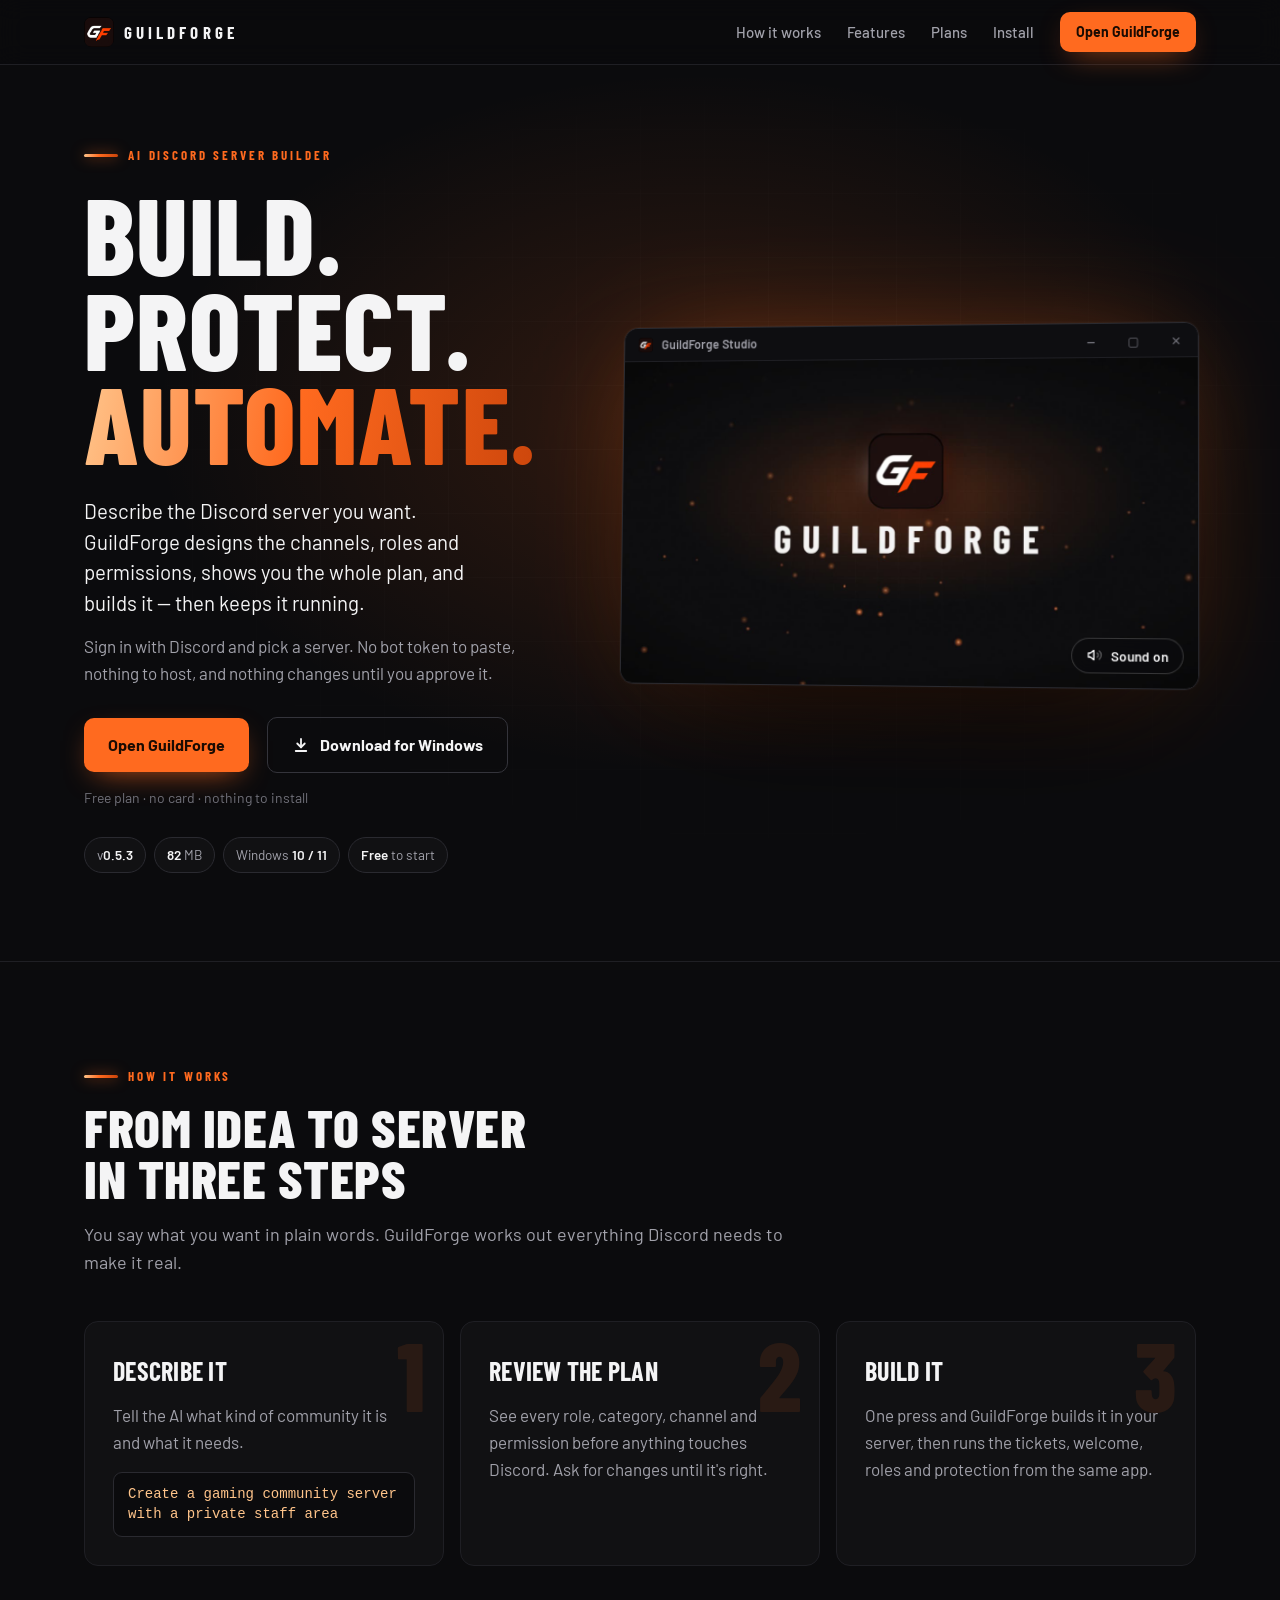
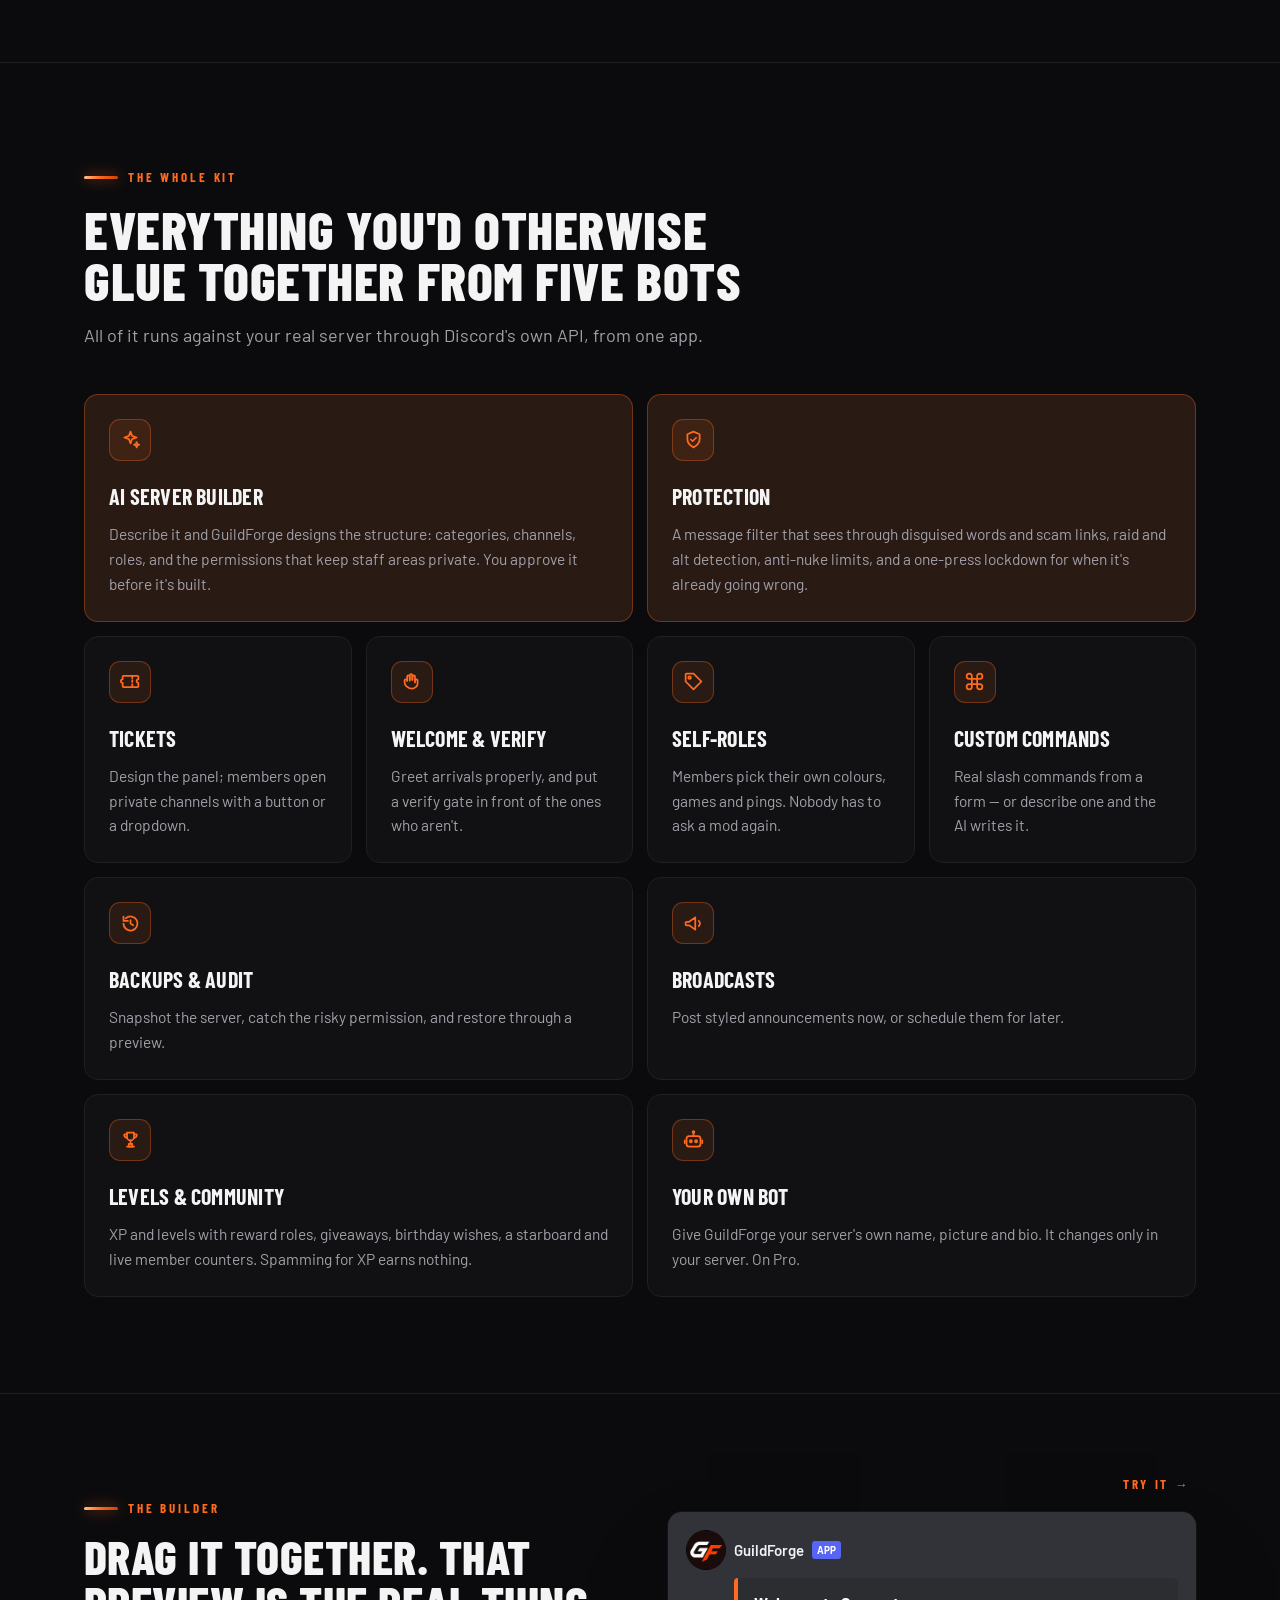
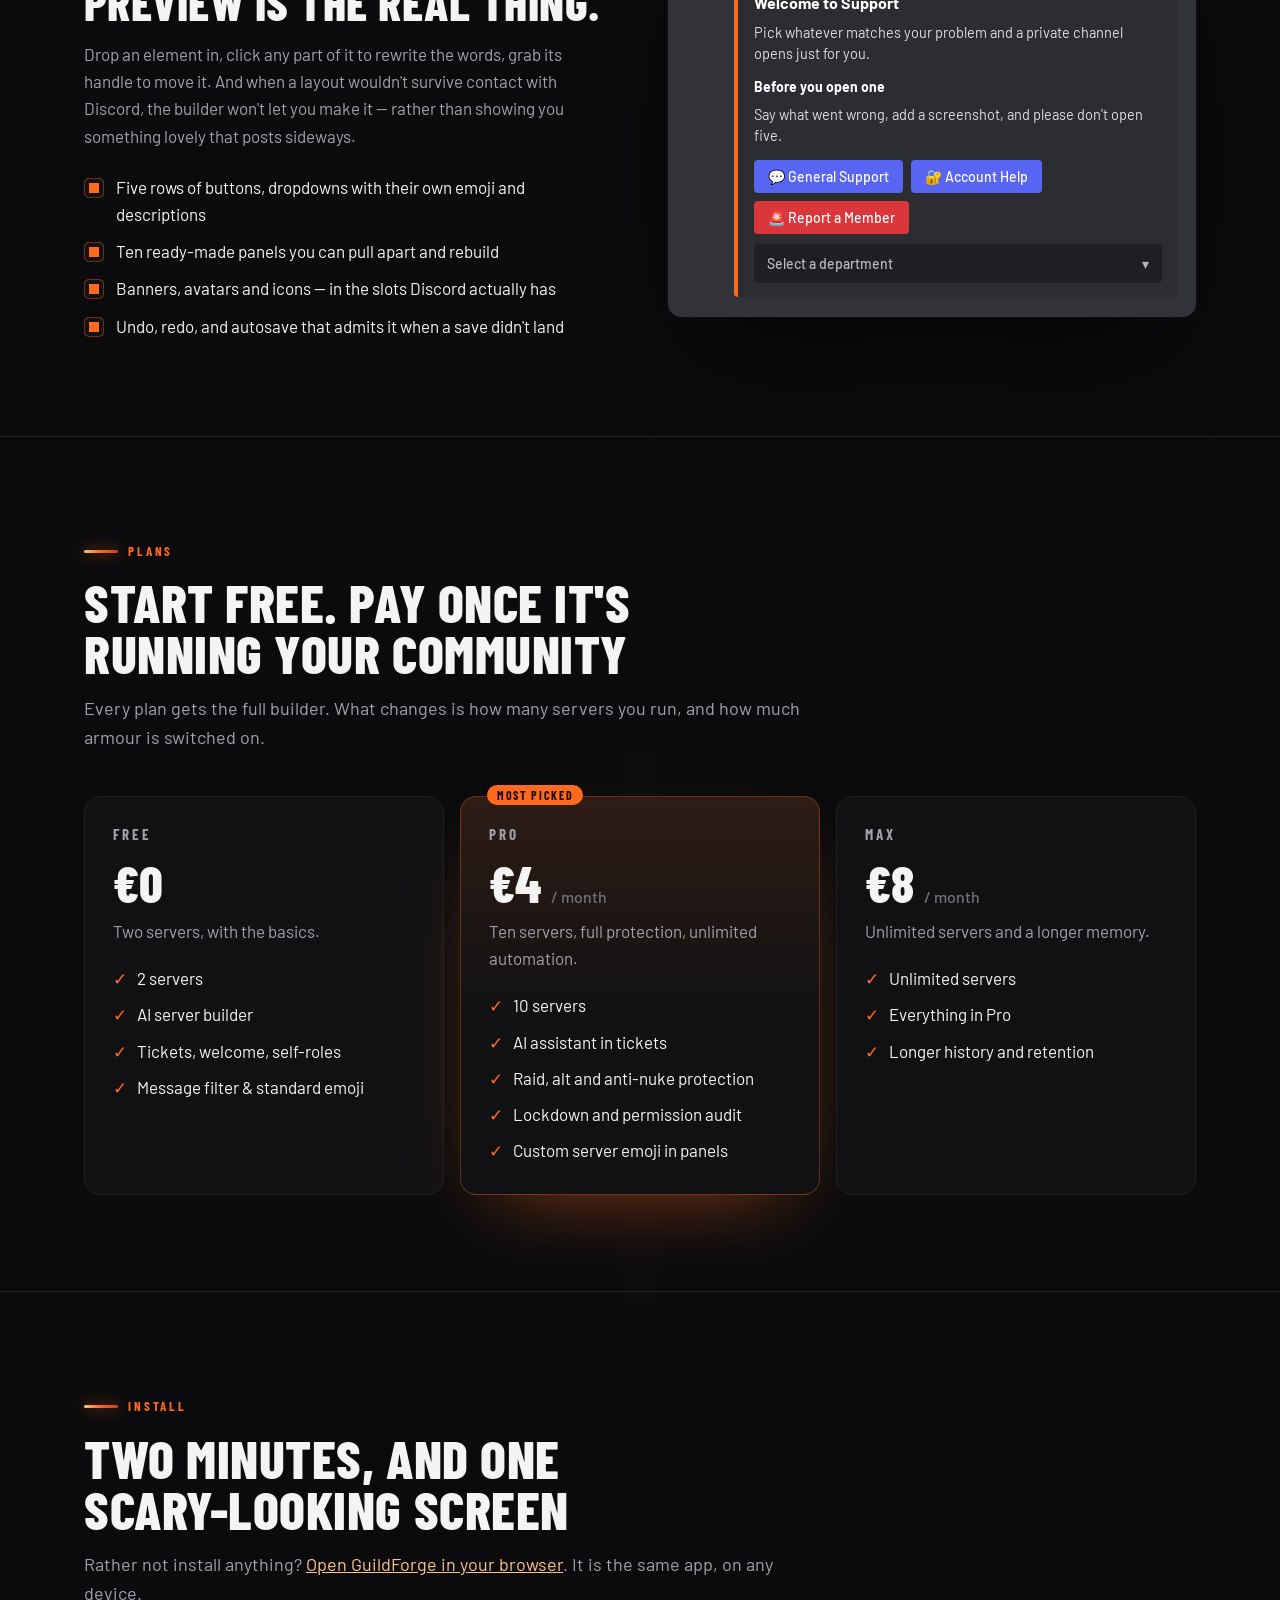
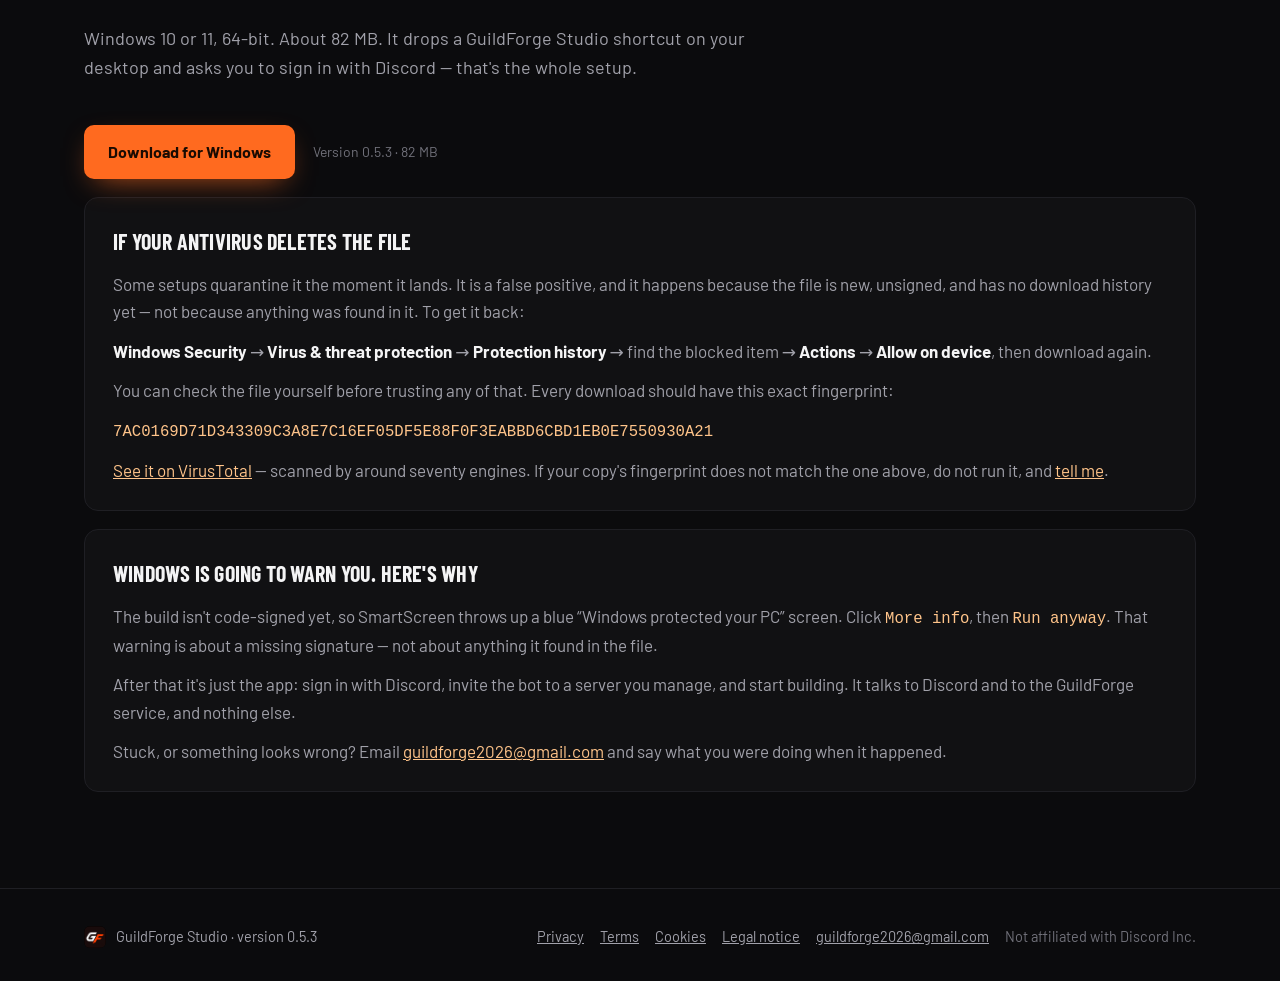
<file: index.html>
<!doctype html>
<html lang="en">
<head>
<meta charset="utf-8">
<meta name="viewport" content="width=device-width, initial-scale=1">
<meta name="description" content="GuildForge Studio — describe the Discord server you want and the AI builds it: channels, roles and permissions, then tickets, welcome, protection and automation. In your browser or on Windows. Free plan, no bot token.">
<meta name="theme-color" content="#0b0b0d">
<link rel="icon" type="image/png" href="logo-192.png">
<link rel="apple-touch-icon" href="logo.png">
<meta property="og:title" content="GuildForge — Build. Protect. Automate.">
<meta property="og:description" content="Describe your Discord server. GuildForge builds it, protects it and automates it. Free, in your browser.">
<meta property="og:image" content="https://guildforgestudio.github.io/promo-poster.jpg">
<meta property="og:url" content="https://guildforgestudio.github.io/">
<meta property="og:type" content="website">
<meta name="twitter:card" content="summary_large_image">
<title>GuildForge Studio</title>

<!-- Fonts from this site, not Google's: no visitor's address goes anywhere before they have asked for anything. -->
<link rel="stylesheet" href="fonts.css">

<style>
  /* ---------------------------------------------------------------
     Ember — the same system as the app and the film: deep neutral
     dark, one colour for whatever matters right now, headings in a
     condensed face in capitals. One deliberate look, no light theme:
     the product is dark, and the page should look like it.
     --------------------------------------------------------------- */
  :root {
    color-scheme: dark;
    --bg: #0b0b0d;
    --s1: #111113;
    --s2: #17171a;
    --s3: #1e1e22;
    --s4: #26262b;
    --line: #1f1f24;
    --line-2: #2a2a30;
    --line-3: #34343b;
    --text: #f4f4f5;
    --text-2: #a1a1aa;
    --text-3: #71717a;
    --ember: #ff6a1f;
    --ember-hot: #ffc48a;
    --ember-deep: #c9430a;
    --ember-soft: rgba(255, 106, 31, 0.1);
    --ember-line: rgba(255, 106, 31, 0.34);
    --ok: #86d17c;
    --bad: #f25a5a;
    --flame: linear-gradient(100deg, var(--ember-hot), var(--ember) 45%, var(--ember-deep));

    --display: "Barlow Condensed", "Arial Narrow", "Segoe UI", sans-serif;
    --body: "Barlow", "Segoe UI", system-ui, sans-serif;
    --mono: ui-monospace, "Cascadia Mono", Consolas, monospace;
    --out: cubic-bezier(0.16, 1, 0.3, 1);
    --max: 1160px;
  }

  * { box-sizing: border-box; }
  html { background: var(--bg); scroll-behavior: smooth; }
  body { margin: 0; background: var(--bg); color: var(--text); font: 17px/1.6 var(--body); overflow-x: hidden; }
  a { color: var(--ember-hot); }
  img, video { max-width: 100%; display: block; }
  h1, h2, h3 { font-family: var(--display); text-transform: uppercase; margin: 0; text-wrap: balance; letter-spacing: 0.01em; }
  p { margin: 0; }
  :focus-visible { outline: 2px solid var(--ember); outline-offset: 3px; border-radius: 4px; }
  .wrap { max-width: var(--max); margin: 0 auto; padding-inline: 24px; }
  .flame { background: var(--flame); -webkit-background-clip: text; background-clip: text; color: transparent; }

  /* ------------------------------------------------------------ nav -- */
  .masthead { position: sticky; top: 0; z-index: 30; backdrop-filter: blur(12px); -webkit-backdrop-filter: blur(12px);
    background: rgba(11, 11, 13, 0.72); border-bottom: 1px solid var(--line); }
  .masthead .wrap { display: flex; align-items: center; justify-content: space-between; gap: 20px; height: 64px; }
  .mark { display: flex; align-items: center; gap: 10px; font: 700 17px/1 var(--display); letter-spacing: 0.24em; color: var(--text); text-decoration: none; }
  .mark img { width: 30px; height: 30px; border-radius: 8px; }
  nav { display: flex; align-items: center; gap: 26px; }
  nav a { color: var(--text-2); text-decoration: none; font-weight: 500; font-size: 15px; }
  nav a:hover { color: var(--text); }
  nav .btn { padding: 9px 16px; font-size: 14px; }
  @media (max-width: 760px) { nav a:not(.btn) { display: none; } }

  /* --------------------------------------------------------- buttons -- */
  .btn { display: inline-flex; align-items: center; gap: 10px; padding: 14px 24px; border-radius: 10px; background: var(--ember); color: #1a0b02;
    font-weight: 700; font-size: 16px; text-decoration: none; border: 0; cursor: pointer; transition: transform 0.15s, background 0.2s, box-shadow 0.2s;
    box-shadow: 0 10px 30px -12px rgba(255, 106, 31, 0.8); }
  .btn:hover { background: #ff8340; transform: translateY(-1px); box-shadow: 0 14px 36px -12px rgba(255, 106, 31, 0.95); }
  .btn:active { transform: translateY(1px); }
  .btn.ghost { background: transparent; color: var(--text); border: 1px solid var(--line-3); box-shadow: none; }
  .btn.ghost:hover { border-color: var(--ember-line); color: var(--ember-hot); }
  .btn[aria-disabled="true"] { opacity: 0.6; pointer-events: none; }
  .btn-note { color: var(--text-3); font-size: 14px; }
  .ref-note { display: none; margin-top: 18px; padding: 12px 16px; border-radius: 12px; border: 1px solid var(--ember-line); background: var(--ember-soft); color: var(--text); font-size: 15px; max-width: 520px; }
  .ref-note.show { display: block; }
  .ref-note b { font-family: ui-monospace, monospace; letter-spacing: 0.06em; }

  /* ------------------------------------------------------------ hero -- */
  .hero { position: relative; isolation: isolate; padding-block: 72px 88px; overflow: hidden; }
  .hero::before { content: ""; position: absolute; z-index: -2; left: 55%; top: 40%; width: min(1100px, 140%); height: 700px; transform: translate(-50%, -50%);
    background: radial-gradient(closest-side, rgba(255, 106, 31, 0.16), transparent); pointer-events: none; }
  .hero::after { content: ""; position: absolute; inset: 0; z-index: -2; pointer-events: none; opacity: 0.6;
    background-image: linear-gradient(rgba(255,255,255,0.03) 1px, transparent 1px), linear-gradient(90deg, rgba(255,255,255,0.03) 1px, transparent 1px);
    background-size: 64px 64px; mask-image: radial-gradient(ellipse 70% 60% at 60% 45%, #000 20%, transparent 80%); -webkit-mask-image: radial-gradient(ellipse 70% 60% at 60% 45%, #000 20%, transparent 80%); }
  #embers { position: absolute; inset: 0; z-index: -1; width: 100%; height: 100%; pointer-events: none; }
  .hero-grid { display: grid; grid-template-columns: minmax(0, 0.9fr) minmax(0, 1.1fr); gap: 56px; align-items: center; }
  .eyebrow { display: inline-flex; align-items: center; gap: 10px; font: 700 13px/1 var(--display); letter-spacing: 0.22em; text-transform: uppercase; color: var(--ember); }
  .eyebrow::before { content: ""; width: 34px; height: 3px; border-radius: 2px; background: var(--flame); box-shadow: 0 0 14px rgba(255, 106, 31, 0.7); }
  .hero h1 { font-size: clamp(56px, 8.4vw, 112px); line-height: 0.88; margin-top: 22px; font-weight: 800; }
  .hero h1 span { display: block; }
  .thesis { margin-top: 26px; font-size: clamp(18px, 1.6vw, 21px); color: var(--text); max-width: 34ch; line-height: 1.5; }
  .subthesis { margin-top: 14px; color: var(--text-2); max-width: 46ch; }
  .cta-row { display: flex; flex-wrap: wrap; align-items: center; gap: 14px 18px; margin-top: 30px; }
  .chips { display: flex; flex-wrap: wrap; gap: 8px; margin-top: 28px; }
  .chip { padding: 6px 12px; border-radius: 999px; border: 1px solid var(--line-2); background: var(--s1); color: var(--text-2); font-size: 13.5px; }
  .chip b { color: var(--text); font-weight: 600; }

  /* The film, in the app's own window chrome. */
  .window { position: relative; border-radius: 14px; overflow: hidden; background: var(--bg); border: 1px solid var(--line-2);
    box-shadow: 0 60px 140px -50px rgba(0, 0, 0, 0.95), 0 0 0 1px rgba(255, 255, 255, 0.03), 0 0 120px -30px rgba(255, 106, 31, 0.45);
    transform: perspective(2000px) rotateY(-7deg) rotateX(3deg); transition: transform 0.6s var(--out); }
  .window:hover { transform: perspective(2000px) rotateY(-2deg) rotateX(1deg); }
  .titlebar { height: 34px; display: flex; align-items: center; gap: 9px; padding-left: 14px; background: #0e0e11; border-bottom: 1px solid var(--line);
    font: 600 12.5px/1 var(--body); color: var(--text-2); }
  .titlebar img { width: 15px; height: 15px; border-radius: 4px; }
  .titlebar .ctl { margin-left: auto; display: flex; height: 100%; }
  .titlebar .ctl span { width: 42px; display: grid; place-items: center; color: var(--text-3); font-size: 12px; }
  .film { position: relative; aspect-ratio: 16 / 9; background: #000; }
  .film video { width: 100%; height: 100%; object-fit: cover; }
  .sound { position: absolute; right: 14px; bottom: 14px; display: inline-flex; align-items: center; gap: 8px; padding: 8px 14px; border-radius: 999px;
    border: 1px solid rgba(255, 255, 255, 0.18); background: rgba(11, 11, 13, 0.7); color: var(--text); font: 600 13.5px var(--body); cursor: pointer;
    backdrop-filter: blur(8px); -webkit-backdrop-filter: blur(8px); transition: border-color 0.2s, color 0.2s; }
  .sound:hover { border-color: var(--ember-line); color: var(--ember-hot); }
  .sound[aria-pressed="true"] { border-color: var(--ember); color: var(--ember-hot); }

  @media (max-width: 900px) {
    .hero { padding-block: 48px 64px; }
    .hero-grid { grid-template-columns: 1fr; gap: 40px; }
    .window, .window:hover { transform: none; }
  }

  /* -------------------------------------------------------- sections -- */
  section { padding-block: 96px; border-top: 1px solid var(--line); position: relative; }
  .sec-head { max-width: 720px; margin-bottom: 44px; }
  .sec-head h2 { font-size: clamp(34px, 4.6vw, 54px); line-height: 0.95; margin-top: 16px; font-weight: 800; }
  .sec-head p { margin-top: 16px; color: var(--text-2); font-size: 18px; }

  /* How it works: a real sequence, so it is numbered. */
  .steps { display: grid; grid-template-columns: repeat(3, minmax(0, 1fr)); gap: 16px; counter-reset: step; }
  .step { position: relative; padding: 28px; border-radius: 14px; background: var(--s1); border: 1px solid var(--line); counter-increment: step; overflow: hidden; }
  .step::before { content: counter(step); position: absolute; right: 18px; top: 4px; font: 800 96px/1 var(--display); color: rgba(255, 106, 31, 0.1); }
  .step h3 { font-size: 26px; font-weight: 700; }
  .step p { margin-top: 10px; color: var(--text-2); }
  .step code { display: block; margin-top: 16px; padding: 12px 14px; border-radius: 9px; background: var(--bg); border: 1px solid var(--line-2);
    font: 500 14px/1.4 var(--mono); color: var(--ember-hot); }
  @media (max-width: 860px) { .steps { grid-template-columns: 1fr; } }

  .grid { display: grid; grid-template-columns: repeat(4, minmax(0, 1fr)); gap: 14px; }
  .cell { position: relative; padding: 24px; border-radius: 14px; background: var(--s1); border: 1px solid var(--line); overflow: hidden;
    transition: border-color 0.25s, transform 0.3s var(--out); }
  .cell::before { content: ""; position: absolute; inset: 0; opacity: 0; transition: opacity 0.3s; pointer-events: none;
    background: radial-gradient(240px circle at var(--mx, 50%) var(--my, 0%), rgba(255, 106, 31, 0.14), transparent 60%); }
  .cell:hover { border-color: var(--line-3); transform: translateY(-3px); }
  .cell:hover::before { opacity: 1; }
  .cell.lead { grid-column: span 2; border-color: var(--ember-line); background: linear-gradient(var(--ember-soft), var(--ember-soft)), var(--s1); }
  .icon { width: 42px; height: 42px; border-radius: 11px; display: grid; place-items: center; background: var(--ember-soft); border: 1px solid var(--ember-line); color: var(--ember); }
  .icon svg { width: 21px; height: 21px; }
  .cell h3 { margin-top: 18px; font-size: 22px; font-weight: 700; }
  .cell p { margin-top: 8px; color: var(--text-2); font-size: 15.5px; }
  @media (max-width: 980px) { .grid { grid-template-columns: repeat(2, minmax(0, 1fr)); } }
  /* The last two share the final row, so no row is left half empty. */
  .cell.wide { grid-column: span 2; }
  @media (max-width: 560px) { .grid { grid-template-columns: 1fr; } .cell.lead, .cell.wide { grid-column: auto; } }

  /* ----------------------------------------------------- the builder -- */
  .split { display: grid; grid-template-columns: minmax(0, 1fr) minmax(0, 1fr); gap: 56px; align-items: center; }
  .split h2 { font-size: clamp(32px, 4vw, 48px); line-height: 0.96; margin-top: 16px; font-weight: 800; }
  .split > div > p { margin-top: 16px; color: var(--text-2); }
  .checks { list-style: none; padding: 0; margin: 24px 0 0; display: grid; gap: 10px; }
  .checks li { display: flex; gap: 12px; color: var(--text); }
  .checks li::before { content: ""; flex: none; width: 18px; height: 18px; margin-top: 4px; border-radius: 5px; background: var(--ember-soft);
    border: 1px solid var(--ember-line); box-shadow: inset 0 0 0 4px var(--s1), inset 0 0 0 10px var(--ember); }
  @media (max-width: 900px) { .split { grid-template-columns: 1fr; } }

  /* The ticket panel toy, drawn the way Discord draws it. */
  .demo { position: relative; }
  .demo-label { position: absolute; top: -34px; right: 6px; font: 700 13px/1 var(--display); letter-spacing: 0.2em; text-transform: uppercase; color: var(--ember); }
  .panel { background: #313338; border-radius: 14px; padding: 18px 18px 20px; color: #dbdee1; font-size: 15px;
    box-shadow: 0 50px 100px -40px rgba(0, 0, 0, 0.9), 0 0 0 1px rgba(255, 255, 255, 0.04); }
  .p-row { display: flex; align-items: center; gap: 8px; margin-bottom: 8px; }
  .p-avatar { width: 40px; height: 40px; border-radius: 50%; background: url("logo-192.png") center / cover; flex: none; }
  .p-name { font-weight: 600; color: #f2f3f5; }
  .p-tag { background: #5865f2; color: #fff; font-size: 10px; font-weight: 700; padding: 1px 5px; border-radius: 3px; }
  .p-embed { margin-left: 48px; border-left: 4px solid var(--ember); background: #2b2d31; border-radius: 4px; padding: 12px 16px 14px; }
  .p-title { font-weight: 700; color: #fff; font-size: 16px; }
  .p-body { margin-top: 6px; color: #dbdee1; font-size: 14.5px; line-height: 1.45; }
  .p-field { margin-top: 12px; font-weight: 700; color: #fff; font-size: 14px; }
  .p-buttons { display: flex; flex-wrap: wrap; gap: 8px; margin-top: 14px; }
  .p-btn { padding: 8px 14px; border-radius: 4px; border: 0; background: #5865f2; color: #fff; font: 500 14px var(--body); cursor: pointer; transition: filter 0.15s; }
  .p-btn:hover:not(:disabled) { filter: brightness(1.12); }
  .p-btn.danger { background: #da373c; }
  .p-btn.ghost { background: #4e5058; }
  .p-btn:disabled { cursor: default; }
  .p-select { position: relative; margin-top: 10px; }
  .p-select-box { width: 100%; display: flex; justify-content: space-between; align-items: center; padding: 10px 12px; border-radius: 4px;
    border: 1px solid #1e1f22; background: #1e1f22; color: #b5bac1; font: 500 14px var(--body); cursor: pointer; }
  .p-options { display: none; margin-top: 4px; border-radius: 4px; background: #2b2d31; border: 1px solid #1e1f22; overflow: hidden; }
  .p-select.open .p-options { display: block; }
  .p-option { width: 100%; display: flex; gap: 12px; align-items: center; padding: 9px 12px; border: 0; background: none; color: #dbdee1; text-align: left; cursor: pointer; font: 14px var(--body); }
  .p-option:hover { background: #35373c; }
  .p-option small { display: block; color: #949ba4; font-size: 12.5px; }
  .opened { display: none; }
  .demo.is-open .closed { display: none; }
  .demo.is-open .opened { display: block; animation: pop 0.35s var(--out); }
  .channel { display: inline-flex; gap: 6px; padding: 6px 10px; border-radius: 6px; background: #404249; color: #f2f3f5; font-weight: 600; }
  .channel span:first-child { color: #949ba4; }
  .opened-note { margin-top: 10px; color: #dbdee1; font-size: 14.5px; }
  @keyframes pop { from { opacity: 0; transform: translateY(8px) scale(0.98); } to { opacity: 1; transform: none; } }

  /* ----------------------------------------------------------- plans -- */
  .plans { display: grid; grid-template-columns: repeat(3, minmax(0, 1fr)); gap: 16px; align-items: stretch; }
  .plan { position: relative; padding: 30px 28px; border-radius: 16px; background: var(--s1); border: 1px solid var(--line); }
  .plan.is-featured { border-color: var(--ember-line); background: linear-gradient(180deg, rgba(255, 106, 31, 0.12), transparent 55%), var(--s1);
    box-shadow: 0 30px 80px -40px rgba(255, 106, 31, 0.6); }
  .plan-flag { position: absolute; top: -12px; left: 26px; padding: 4px 10px; border-radius: 999px; background: var(--ember); color: #1a0b02;
    font: 700 12px/1 var(--display); letter-spacing: 0.14em; text-transform: uppercase; }
  .plan-name { font: 700 15px/1 var(--display); letter-spacing: 0.2em; text-transform: uppercase; color: var(--text-2); }
  .plan-price { margin-top: 14px; font: 800 52px/1 var(--display); }
  .plan-price span { font: 500 16px var(--body); color: var(--text-3); }
  .plan-line { margin-top: 10px; color: var(--text-2); }
  .plan ul { list-style: none; padding: 0; margin: 20px 0 0; display: grid; gap: 9px; }
  .plan li { display: flex; gap: 10px; }
  .plan li::before { content: "✓"; color: var(--ember); font-weight: 700; }
  @media (max-width: 860px) { .plans { grid-template-columns: 1fr; } }

  /* --------------------------------------------------------- install -- */
  .notes { margin-top: 18px; padding: 26px 28px; border-radius: 14px; background: var(--s1); border: 1px solid var(--line); }
  .notes h3 { font-size: 22px; font-weight: 700; }
  .notes p { margin-top: 12px; color: var(--text-2); }
  .notes strong { color: var(--text); }
  code { font-family: var(--mono); font-size: 0.92em; color: var(--ember-hot); }

  footer { border-top: 1px solid var(--line); padding-block: 36px; color: var(--text-3); font-size: 14.5px; }
  .foot { display: flex; flex-wrap: wrap; gap: 14px 24px; justify-content: space-between; align-items: center; }
  .foot-mark { display: inline-flex; align-items: center; gap: 10px; color: var(--text-2); }
  .foot-mark img { width: 22px; height: 22px; border-radius: 6px; }
  .foot a { color: var(--text-2); }
  .foot-links { display: flex; flex-wrap: wrap; gap: 6px 16px; }

  /* ----------------------------------------------------- black friday -- */
  /* Shown only while the offer is coming or running: the script at the bottom decides, by the visitor's clock. */
  .bf-bar { border-bottom: 1px solid var(--ember-line); background: linear-gradient(90deg, rgba(255, 106, 31, 0.2), rgba(255, 106, 31, 0.06) 60%, transparent), var(--s1); }
  .bf-bar .wrap { display: flex; align-items: center; justify-content: center; gap: 14px; flex-wrap: wrap; min-height: 52px; padding-block: 10px; font-size: 15px; text-align: center; }
  .bf-bar b { font: 800 16px/1 var(--display); letter-spacing: 0.14em; text-transform: uppercase; color: var(--ember); margin-right: 4px; }
  .bf-wheel { display: inline-block; font-size: 20px; animation: bf-spin 6s linear infinite; }
  .bf-time { font: 600 13px/1 var(--mono); color: var(--ember-hot); padding: 5px 9px; border-radius: 999px; border: 1px solid var(--ember-line); background: var(--ember-soft); }
  .bf-bar .btn { padding: 8px 14px; font-size: 14px; }
  .bf-plans { margin-top: 18px; padding: 12px 16px; border-radius: 12px; border: 1px solid var(--ember-line); background: var(--ember-soft); color: var(--text); font-size: 16px; }
  @keyframes bf-spin { to { transform: rotate(360deg); } }
  /* .btn and .wrap set a display, which would otherwise beat the hidden attribute. */
  .bf-bar[hidden], .bf-bar .btn[hidden], .bf-plans[hidden] { display: none; }

  /* --------------------------------------------------------- reveals -- */
  .anim .reveal { opacity: 0; transform: translateY(18px); transition: opacity 0.7s var(--out), transform 0.7s var(--out); }
  .anim .reveal.is-in { opacity: 1; transform: none; }
  .hero .rise { animation: rise 0.9s var(--out) both; }
  .hero .rise:nth-child(2) { animation-delay: 0.08s; }
  .hero .rise:nth-child(3) { animation-delay: 0.16s; }
  @keyframes rise { from { opacity: 0; transform: translateY(0.3em); filter: blur(6px); } to { opacity: 1; transform: none; filter: none; } }

  @media (prefers-reduced-motion: reduce) {
    *, *::before, *::after { animation: none !important; transition: none !important; }
    .anim .reveal { opacity: 1; transform: none; }
    #embers { display: none; }
  }
</style>
</head>
<body>

<svg width="0" height="0" style="position:absolute" aria-hidden="true">
  <defs>
    <symbol id="i-ai" viewBox="0 0 24 24" fill="none" stroke="currentColor" stroke-width="2" stroke-linecap="round" stroke-linejoin="round"><path d="M12 3l1.8 4.9L19 9.7l-5.2 1.8L12 16.5l-1.8-5L5 9.7l5.2-1.8z"/><path d="M19 15l.8 2.2L22 18l-2.2.8L19 21l-.8-2.2L16 18l2.2-.8z"/></symbol>
    <symbol id="i-shield" viewBox="0 0 24 24" fill="none" stroke="currentColor" stroke-width="2" stroke-linecap="round" stroke-linejoin="round"><path d="M12 3l7 3v5.5c0 4.3-3 7.6-7 9.5-4-1.9-7-5.2-7-9.5V6z"/><path d="M9 12l2 2 4-4"/></symbol>
    <symbol id="i-ticket" viewBox="0 0 24 24" fill="none" stroke="currentColor" stroke-width="2" stroke-linecap="round" stroke-linejoin="round"><path d="M3 8a2 2 0 0 0 0 4v4a1 1 0 0 0 1 1h16a1 1 0 0 0 1-1v-4a2 2 0 0 1 0-4V5a1 1 0 0 0-1-1H4a1 1 0 0 0-1 1z" transform="translate(0 1.5)"/><path d="M14 6v11" stroke-dasharray="2 2.5"/></symbol>
    <symbol id="i-wave" viewBox="0 0 24 24" fill="none" stroke="currentColor" stroke-width="2" stroke-linecap="round" stroke-linejoin="round"><path d="M7 11V6.5a1.5 1.5 0 0 1 3 0V11"/><path d="M10 10V5a1.5 1.5 0 0 1 3 0v5"/><path d="M13 10V6.5a1.5 1.5 0 0 1 3 0V13"/><path d="M7 11a1.5 1.5 0 0 0-3 0v1a8 8 0 0 0 8 8h1a6 6 0 0 0 6-6v-3a1.5 1.5 0 0 0-3 0"/></symbol>
    <symbol id="i-tags" viewBox="0 0 24 24" fill="none" stroke="currentColor" stroke-width="2" stroke-linecap="round" stroke-linejoin="round"><path d="M3 12V4a1 1 0 0 1 1-1h8l9 9-9 9z"/><circle cx="7.5" cy="7.5" r="1.5"/></symbol>
    <symbol id="i-command" viewBox="0 0 24 24" fill="none" stroke="currentColor" stroke-width="2" stroke-linecap="round" stroke-linejoin="round"><path d="M9 6a3 3 0 1 0-3 3h12a3 3 0 1 0-3-3v12a3 3 0 1 0 3-3H6a3 3 0 1 0 3 3z"/></symbol>
    <symbol id="i-backup" viewBox="0 0 24 24" fill="none" stroke="currentColor" stroke-width="2" stroke-linecap="round" stroke-linejoin="round"><path d="M4 12a8 8 0 1 0 2.6-5.9"/><path d="M4 4v5h5"/><path d="M12 8v4l3 2"/></symbol>
    <symbol id="i-trophy" viewBox="0 0 24 24" fill="none" stroke="currentColor" stroke-width="2" stroke-linecap="round" stroke-linejoin="round"><path d="M8 4h8v5a4 4 0 0 1-8 0z"/><path d="M8 6H5a3 3 0 0 0 3 4"/><path d="M16 6h3a3 3 0 0 1-3 4"/><path d="M12 13v4"/><path d="M8 20h8"/><path d="M10 17h4v3h-4z"/></symbol>
    <symbol id="i-bot" viewBox="0 0 24 24" fill="none" stroke="currentColor" stroke-width="2" stroke-linecap="round" stroke-linejoin="round"><rect x="4" y="8" width="16" height="12" rx="3"/><path d="M12 4v4"/><circle cx="12" cy="3.5" r="1"/><circle cx="9" cy="14" r="1.2"/><circle cx="15" cy="14" r="1.2"/><path d="M2 13v3M22 13v3"/></symbol>
    <symbol id="i-megaphone" viewBox="0 0 24 24" fill="none" stroke="currentColor" stroke-width="2" stroke-linecap="round" stroke-linejoin="round"><path d="M3 11v2a1 1 0 0 0 1 1h3l7 5V5L7 10H4a1 1 0 0 0-1 1z"/><path d="M18 9a4 4 0 0 1 0 6"/></symbol>
  </defs>
</svg>

<header class="masthead">
  <div class="wrap">
    <a class="mark" href="#top"><img src="logo-192.png" alt="" width="30" height="30"> GUILDFORGE</a>
    <nav>
      <a href="#how">How it works</a>
      <a href="#features">Features</a>
      <a href="#plans">Plans</a>
      <a href="#install">Install</a>
      <a class="btn" data-app href="https://guildforge-q60l.onrender.com/app/">Open GuildForge</a>
    </nav>
  </div>
</header>
<div class="bf-bar" id="bf-bar" hidden>
  <div class="wrap">
    <span class="bf-wheel" aria-hidden="true">🎡</span>
    <span><b>Black Friday</b><span id="bf-text"></span></span>
    <span class="bf-time" id="bf-time"></span>
    <a class="btn" data-app id="bf-cta" href="https://guildforge-q60l.onrender.com/app/" hidden>Spin the wheel</a>
  </div>
</div>

<div class="hero" id="top">
  <canvas id="embers" aria-hidden="true"></canvas>
  <div class="wrap hero-grid">
    <div>
      <p class="eyebrow">AI Discord server builder</p>
      <h1><span class="rise">Build.</span><span class="rise">Protect.</span><span class="rise flame">Automate.</span></h1>
      <p class="thesis">Describe the Discord server you want. GuildForge designs the channels, roles and permissions, shows you the whole plan, and builds it — then keeps it running.</p>
      <p class="subthesis">Sign in with Discord and pick a server. No bot token to paste, nothing to host, and nothing changes until you approve it.</p>
      <div class="cta-row">
        <a class="btn" data-app href="https://guildforge-q60l.onrender.com/app/">Open GuildForge</a>
        <a class="btn ghost" id="download" href="#install">
          <svg width="18" height="18" viewBox="0 0 24 24" fill="none" stroke="currentColor" stroke-width="2.4" stroke-linecap="round" stroke-linejoin="round" aria-hidden="true"><path d="M12 4v11"/><path d="M7 10l5 5 5-5"/><path d="M5 20h14"/></svg>
          Download for Windows
        </a>
        <span class="btn-note" id="download-note">Free plan · no card · nothing to install</span>
      </div>
      <p class="ref-note" id="ref-note" role="status"></p>
      <div class="chips">
        <span class="chip">v<b>0.5.3</b></span>
        <span class="chip"><b>82</b> MB</span>
        <span class="chip">Windows <b>10 / 11</b></span>
        <span class="chip"><b>Free</b> to start</span>
      </div>
    </div>

    <div class="window" aria-label="GuildForge in 15 seconds">
      <div class="titlebar">
        <img src="logo-192.png" alt="">GuildForge Studio
        <div class="ctl" aria-hidden="true"><span>—</span><span>▢</span><span>✕</span></div>
      </div>
      <div class="film">
        <video id="film" src="promo.mp4" poster="promo-poster.jpg" autoplay muted loop playsinline preload="metadata"></video>
        <button class="sound" id="sound" type="button" aria-pressed="false">
          <svg width="16" height="16" viewBox="0 0 24 24" fill="none" stroke="currentColor" stroke-width="2" stroke-linecap="round" stroke-linejoin="round" aria-hidden="true"><path d="M11 5L6 9H3v6h3l5 4z"/><path id="sound-wave" d="M16 9a4 4 0 0 1 0 6M19 6a8 8 0 0 1 0 12" opacity="0.35"/></svg>
          <span id="sound-label">Sound on</span>
        </button>
      </div>
    </div>
  </div>
</div>

<section id="how">
  <div class="wrap">
    <div class="sec-head reveal">
      <span class="eyebrow">How it works</span>
      <h2>From idea to server in three steps</h2>
      <p>You say what you want in plain words. GuildForge works out everything Discord needs to make it real.</p>
    </div>
    <div class="steps">
      <div class="step reveal">
        <h3>Describe it</h3>
        <p>Tell the AI what kind of community it is and what it needs.</p>
        <code>Create a gaming community server with a private staff area</code>
      </div>
      <div class="step reveal">
        <h3>Review the plan</h3>
        <p>See every role, category, channel and permission before anything touches Discord. Ask for changes until it's right.</p>
      </div>
      <div class="step reveal">
        <h3>Build it</h3>
        <p>One press and GuildForge builds it in your server, then runs the tickets, welcome, roles and protection from the same app.</p>
      </div>
    </div>
  </div>
</section>

<section id="features">
  <div class="wrap">
    <div class="sec-head reveal">
      <span class="eyebrow">The whole kit</span>
      <h2>Everything you'd otherwise glue together from five bots</h2>
      <p>All of it runs against your real server through Discord's own API, from one app.</p>
    </div>

    <div class="grid">
      <div class="cell lead reveal">
        <span class="icon"><svg><use href="#i-ai"/></svg></span>
        <h3>AI server builder</h3>
        <p>Describe it and GuildForge designs the structure: categories, channels, roles, and the permissions that keep staff areas private. You approve it before it's built.</p>
      </div>
      <div class="cell lead reveal">
        <span class="icon"><svg><use href="#i-shield"/></svg></span>
        <h3>Protection</h3>
        <p>A message filter that sees through disguised words and scam links, raid and alt detection, anti-nuke limits, and a one-press lockdown for when it's already going wrong.</p>
      </div>
      <div class="cell reveal">
        <span class="icon"><svg><use href="#i-ticket"/></svg></span>
        <h3>Tickets</h3>
        <p>Design the panel; members open private channels with a button or a dropdown.</p>
      </div>
      <div class="cell reveal">
        <span class="icon"><svg><use href="#i-wave"/></svg></span>
        <h3>Welcome &amp; verify</h3>
        <p>Greet arrivals properly, and put a verify gate in front of the ones who aren't.</p>
      </div>
      <div class="cell reveal">
        <span class="icon"><svg><use href="#i-tags"/></svg></span>
        <h3>Self-roles</h3>
        <p>Members pick their own colours, games and pings. Nobody has to ask a mod again.</p>
      </div>
      <div class="cell reveal">
        <span class="icon"><svg><use href="#i-command"/></svg></span>
        <h3>Custom commands</h3>
        <p>Real slash commands from a form — or describe one and the AI writes it.</p>
      </div>
      <div class="cell wide reveal">
        <span class="icon"><svg><use href="#i-backup"/></svg></span>
        <h3>Backups &amp; audit</h3>
        <p>Snapshot the server, catch the risky permission, and restore through a preview.</p>
      </div>
      <div class="cell wide reveal">
        <span class="icon"><svg><use href="#i-megaphone"/></svg></span>
        <h3>Broadcasts</h3>
        <p>Post styled announcements now, or schedule them for later.</p>
      </div>
      <div class="cell wide reveal">
        <span class="icon"><svg><use href="#i-trophy"/></svg></span>
        <h3>Levels &amp; community</h3>
        <p>XP and levels with reward roles, giveaways, birthday wishes, a starboard and live member counters. Spamming for XP earns nothing.</p>
      </div>
      <div class="cell wide reveal">
        <span class="icon"><svg><use href="#i-bot"/></svg></span>
        <h3>Your own bot</h3>
        <p>Give GuildForge your server's own name, picture and bio. It changes only in your server. On Pro.</p>
      </div>
    </div>
  </div>
</section>

<section id="builder">
  <div class="wrap split">
    <div class="reveal">
      <span class="eyebrow">The builder</span>
      <h2>Drag it together. That preview is the real thing.</h2>
      <p>
        Drop an element in, click any part of it to rewrite the words, grab its handle to move it.
        And when a layout wouldn't survive contact with Discord, the builder won't let you make it —
        rather than showing you something lovely that posts sideways.
      </p>
      <ul class="checks">
        <li>Five rows of buttons, dropdowns with their own emoji and descriptions</li>
        <li>Ten ready-made panels you can pull apart and rebuild</li>
        <li>Banners, avatars and icons — in the slots Discord actually has</li>
        <li>Undo, redo, and autosave that admits it when a save didn't land</li>
      </ul>
    </div>

    <div class="demo reveal" id="demo">
      <span class="demo-label">Try it →</span>
      <div class="panel">
        <div class="p-row">
          <div class="p-avatar" aria-hidden="true"></div>
          <span class="p-name">GuildForge</span>
          <span class="p-tag">APP</span>
        </div>

        <div class="p-embed closed">
          <div class="p-title">Welcome to Support</div>
          <p class="p-body">Pick whatever matches your problem and a private channel opens just for you.</p>
          <div class="p-field">Before you open one</div>
          <p class="p-body">Say what went wrong, add a screenshot, and please don't open five.</p>
          <div class="p-buttons">
            <button class="p-btn" type="button" data-ticket="general">💬 General Support</button>
            <button class="p-btn" type="button" data-ticket="account">🔐 Account Help</button>
            <button class="p-btn danger" type="button" data-ticket="report">🚨 Report a Member</button>
          </div>
          <div class="p-select" id="select">
            <button class="p-select-box" type="button" id="select-toggle" aria-expanded="false">
              <span>Select a department</span><span class="caret" aria-hidden="true">▾</span>
            </button>
            <div class="p-options" id="select-options">
              <button class="p-option" type="button" data-ticket="billing"><span>🧾</span><span><b>Billing</b><small>Payments, invoices and renewals</small></span></button>
              <button class="p-option" type="button" data-ticket="bug"><span>🐛</span><span><b>Report a bug</b><small>Something is broken</small></span></button>
              <button class="p-option" type="button" data-ticket="partner"><span>🤝</span><span><b>Partnership</b><small>Collabs and sponsorships</small></span></button>
            </div>
          </div>
        </div>

        <div class="p-embed opened">
          <div class="channel"><span aria-hidden="true">#</span><span id="channel-name">ticket-0042</span></div>
          <p class="opened-note" id="opened-note">A private channel just opened. Only you and the staff team can see it.</p>
          <div class="p-buttons">
            <button class="p-btn ghost" type="button" id="close-ticket">Close ticket</button>
          </div>
        </div>
      </div>
    </div>
  </div>
</section>

<section id="plans">
  <div class="wrap">
    <div class="sec-head reveal">
      <span class="eyebrow">Plans</span>
      <h2>Start free. Pay once it's running your community</h2>
      <p>Every plan gets the full builder. What changes is how many servers you run, and how much armour is switched on.</p>
      <p class="bf-plans" id="bf-plans" hidden>🎡 <strong>Black Friday:</strong> spin the wheel in GuildForge for up to 50% off Pro or Max, monthly or yearly. Every spin wins. Until Monday 30 November, 23:59 Greek time.</p>
    </div>
    <div class="plans">
      <div class="plan reveal">
        <div class="plan-name">Free</div>
        <div class="plan-price">€0</div>
        <p class="plan-line">Two servers, with the basics.</p>
        <ul>
          <li>2 servers</li>
          <li>AI server builder</li>
          <li>Tickets, welcome, self-roles</li>
          <li>Message filter &amp; standard emoji</li>
        </ul>
      </div>
      <div class="plan is-featured reveal">
        <span class="plan-flag">Most picked</span>
        <div class="plan-name">Pro</div>
        <div class="plan-price">€4 <span>/ month</span></div>
        <p class="plan-line">Ten servers, full protection, unlimited automation.</p>
        <ul>
          <li>10 servers</li>
          <li>AI assistant in tickets</li>
          <li>Raid, alt and anti-nuke protection</li>
          <li>Lockdown and permission audit</li>
          <li>Custom server emoji in panels</li>
        </ul>
      </div>
      <div class="plan reveal">
        <div class="plan-name">Max</div>
        <div class="plan-price">€8 <span>/ month</span></div>
        <p class="plan-line">Unlimited servers and a longer memory.</p>
        <ul>
          <li>Unlimited servers</li>
          <li>Everything in Pro</li>
          <li>Longer history and retention</li>
        </ul>
      </div>
    </div>
  </div>
</section>

<section id="install">
  <div class="wrap">
    <div class="sec-head reveal">
      <span class="eyebrow">Install</span>
      <h2>Two minutes, and one scary-looking screen</h2>
      <p>Rather not install anything? <a data-app href="https://guildforge-q60l.onrender.com/app/" style="color: var(--ember-hot);">Open GuildForge in your browser</a>. It is the same app, on any device.</p>
      <p>Windows 10 or 11, 64-bit. About 82 MB. It drops a GuildForge Studio shortcut on your desktop and asks you to sign in with Discord — that's the whole setup.</p>
    </div>

    <div class="cta-row reveal">
      <a class="btn" id="download-2" href="#install">Download for Windows</a>
      <span class="btn-note">Version 0.5.3 · 82 MB</span>
    </div>

    <div class="notes reveal">
      <h3>If your antivirus deletes the file</h3>
      <p>
        Some setups quarantine it the moment it lands. It is a false positive, and it happens
        because the file is new, unsigned, and has no download history yet — not because anything
        was found in it. To get it back:
      </p>
      <p>
        <strong>Windows Security</strong> → <strong>Virus &amp; threat protection</strong> →
        <strong>Protection history</strong> → find the blocked item →
        <strong>Actions</strong> → <strong>Allow on device</strong>, then download again.
      </p>
      <p>You can check the file yourself before trusting any of that. Every download should have this exact fingerprint:</p>
      <p><code style="word-break: break-all;">7AC0169D71D343309C3A8E7C16EF05DF5E88F0F3EABBD6CBD1EB0E7550930A21</code></p>
      <p>
        <a href="https://www.virustotal.com/gui/file/7ac0169d71d343309c3a8e7c16ef05df5e88f0f3eabbd6cbd1eb0e7550930a21">See it on VirusTotal</a>
        — scanned by around seventy engines. If your copy's fingerprint does not match the one above, do not run it, and
        <a href="mailto:guildforge2026@gmail.com">tell me</a>.
      </p>
    </div>

    <div class="notes reveal">
      <h3>Windows is going to warn you. Here's why</h3>
      <p>
        The build isn't code-signed yet, so SmartScreen throws up a blue “Windows protected your PC”
        screen. Click <code>More info</code>, then <code>Run anyway</code>. That warning is about a
        missing signature — not about anything it found in the file.
      </p>
      <p>
        After that it's just the app: sign in with Discord, invite the bot to a server you manage,
        and start building. It talks to Discord and to the GuildForge service, and nothing else.
      </p>
      <p>
        Stuck, or something looks wrong? Email
        <a href="mailto:guildforge2026@gmail.com">guildforge2026@gmail.com</a>
        and say what you were doing when it happened.
      </p>
    </div>
  </div>
</section>

<footer>
  <div class="wrap foot">
    <span class="foot-mark"><img src="logo-192.png" alt=""> GuildForge Studio · version 0.5.3</span>
    <span class="foot-links">
      <a href="privacy.html">Privacy</a>
      <a href="terms.html">Terms</a>
      <a href="cookies.html">Cookies</a>
      <a href="legal.html">Legal notice</a>
      <a href="mailto:guildforge2026@gmail.com">guildforge2026@gmail.com</a>
      <span>Not affiliated with Discord Inc.</span>
    </span>
  </div>
</footer>

<script>
  /*
   * One place to point the buttons at the installer.
   *
   * Until it is set, they say so rather than pretending to work — a download
   * button that goes nowhere costs more trust than an absent one.
   */
  var DOWNLOAD_URL =
    "https://github.com/guildforgestudio/guildforgestudio.github.io/releases/download/v0.5.3/GuildForge-Studio-Setup-0.5.3.exe";

  (function () {
    var buttons = [document.getElementById("download"), document.getElementById("download-2")];
    var note = document.getElementById("download-note");

    buttons.forEach(function (button) {
      if (!button) return;
      if (DOWNLOAD_URL) {
        button.href = DOWNLOAD_URL;
        button.removeAttribute("aria-disabled");
      } else {
        button.textContent = "Download link not set yet";
        button.setAttribute("aria-disabled", "true");
        button.setAttribute("href", "#install");
      }
    });

    if (note && !DOWNLOAD_URL) note.textContent = "Set DOWNLOAD_URL in the page source";
  })();

  /*
   * A friend's referral link: ?ref=CODE.
   *
   * The web app takes it along in the link. A link cannot follow someone through
   * a download and an installer, so there the code travels on the clipboard:
   * pressing Download copies it as GF-REF-CODE, and on its first launch the app
   * finds it there and offers it. The code is also shown, so it can be typed in
   * by hand if the copy fails.
   */
  (function () {
    var match = /^[A-Za-z0-9]{3,16}$/.exec(new URLSearchParams(window.location.search).get("ref") || "");
    if (!match) return;
    var code = match[0].toUpperCase();
    var note = document.getElementById("ref-note");
    if (note) {
      note.textContent = "";
      note.appendChild(document.createTextNode("🎉 Your friend sent you GuildForge. Their code "));
      var b = document.createElement("b");
      b.textContent = code;
      note.appendChild(b);
      note.appendChild(document.createTextNode(" gives you a discount on Pro. Sign in and GuildForge offers it to you — or enter it yourself on the Plans page."));
      note.className = "ref-note show";
    }
    document.querySelectorAll("[data-app]").forEach(function (link) {
      link.href = link.href + "?ref=" + encodeURIComponent(code);
    });
    [document.getElementById("download"), document.getElementById("download-2")].forEach(function (button) {
      if (!button) return;
      button.addEventListener("click", function () {
        // Inside the click, which is what lets a page write to the clipboard. Never in the way of the download itself.
        try {
          if (navigator.clipboard && navigator.clipboard.writeText) navigator.clipboard.writeText("GF-REF-" + code).catch(function () {});
        } catch (e) {}
      });
    });
  })();

  /*
   * One count per page opened, and per press of Download: see cookies.html. No
   * cookies and nothing stored here. Only the host someone came from is sent, and
   * a browser asking not to be counted sends nothing at all.
   */
  (function () {
    var COUNT_URL = "https://guildforge-q60l.onrender.com/api/visit";
    function count(page) {
      if (navigator.globalPrivacyControl || navigator.doNotTrack === "1") return;
      var query = new URLSearchParams(window.location.search);
      var from = "";
      try {
        from = document.referrer ? new URL(document.referrer).hostname : "";
      } catch (e) {}
      try {
        fetch(COUNT_URL, {
          method: "POST",
          mode: "cors",
          credentials: "omit",
          keepalive: true,
          headers: { "content-type": "application/json" },
          body: JSON.stringify({ page: page, from: query.get("from"), referrer: from, friend: query.has("ref") }),
        }).catch(function () {});
      } catch (e) {}
    }
    count("site");
    [document.getElementById("download"), document.getElementById("download-2")].forEach(function (button) {
      if (button) button.addEventListener("click", function () { count("download"); });
    });
  })();

  /*
   * The film. It plays muted, as browsers require; one press turns the sound on
   * and starts it from the top, because the sound design is cut to the picture.
   */
  (function () {
    var video = document.getElementById("film");
    var button = document.getElementById("sound");
    var label = document.getElementById("sound-label");
    var wave = document.getElementById("sound-wave");
    if (!video || !button) return;

    if (window.matchMedia("(prefers-reduced-motion: reduce)").matches) {
      video.removeAttribute("autoplay");
      video.pause();
    }

    button.addEventListener("click", function () {
      var on = video.muted;
      video.muted = !on;
      if (on) {
        video.currentTime = 0;
        var play = video.play();
        if (play && play.catch) play.catch(function () {});
      }
      button.setAttribute("aria-pressed", on ? "true" : "false");
      label.textContent = on ? "Sound off" : "Sound on";
      wave.setAttribute("opacity", on ? "1" : "0.35");
    });
  })();

  /*
   * The panel in the builder section is a real toy.
   *
   * Pressing a ticket button here does what pressing one in Discord does: a
   * private channel opens. It demonstrates the product better than a picture
   * of the product.
   */
  (function () {
    var demo = document.getElementById("demo");
    var select = document.getElementById("select");
    var toggle = document.getElementById("select-toggle");
    var channel = document.getElementById("channel-name");
    var openedNote = document.getElementById("opened-note");
    var close = document.getElementById("close-ticket");
    if (!demo) return;

    var NAMES = {
      general: ["help", "Ask away — someone will pick this up shortly."],
      account: ["account", "Tell us which account and what you cannot get into."],
      report: ["report", "Only the staff team can see this one. Bring links or screenshots."],
      billing: ["billing", "Have your order number handy and we will sort it."],
      bug: ["bug", "What broke, and what were you doing when it did?"],
      partner: ["partner", "Tell us about your community and what you are proposing."]
    };

    var counter = 41;

    function openTicket(kind) {
      var entry = NAMES[kind] || NAMES.general;
      counter += 1;
      channel.textContent = entry[0] + "-" + String(counter).padStart(4, "0");
      openedNote.textContent = entry[1];
      demo.classList.add("is-open");
      if (select) select.classList.remove("open");
      if (toggle) toggle.setAttribute("aria-expanded", "false");
    }

    demo.addEventListener("click", function (event) {
      var trigger = event.target.closest("[data-ticket]");
      if (trigger) {
        openTicket(trigger.getAttribute("data-ticket"));
        return;
      }
      if (toggle && event.target.closest("#select-toggle")) {
        var open = select.classList.toggle("open");
        toggle.setAttribute("aria-expanded", open ? "true" : "false");
      }
    });

    if (close) {
      close.addEventListener("click", function () { demo.classList.remove("is-open"); });
    }

    document.addEventListener("keydown", function (event) {
      if (event.key !== "Escape" || !select) return;
      select.classList.remove("open");
      if (toggle) toggle.setAttribute("aria-expanded", "false");
    });
  })();

  /* Feature cells glow where the pointer is. */
  document.addEventListener("pointermove", function (event) {
    var cell = event.target.closest && event.target.closest(".cell");
    if (!cell) return;
    var r = cell.getBoundingClientRect();
    cell.style.setProperty("--mx", event.clientX - r.left + "px");
    cell.style.setProperty("--my", event.clientY - r.top + "px");
  });

  /*
   * Embers rising behind the hero — the brand's own particle. Paused when the
   * hero is off screen, and absent for anyone who asked for less motion.
   */
  (function () {
    var canvas = document.getElementById("embers");
    if (!canvas || window.matchMedia("(prefers-reduced-motion: reduce)").matches) return;
    var ctx = canvas.getContext("2d");
    var dpr = Math.min(2, window.devicePixelRatio || 1);
    var parts = [];
    var running = false;
    var raf = 0;

    function size() {
      var r = canvas.getBoundingClientRect();
      canvas.width = r.width * dpr;
      canvas.height = r.height * dpr;
    }
    function spawn(anywhere) {
      return {
        x: Math.random() * canvas.width,
        y: anywhere ? Math.random() * canvas.height : canvas.height + 10,
        r: (0.8 + Math.random() * 2.2) * dpr,
        vy: (0.25 + Math.random() * 0.7) * dpr,
        drift: (Math.random() - 0.5) * 0.3 * dpr,
        life: 0.35 + Math.random() * 0.65,
        t: Math.random() * Math.PI * 2
      };
    }
    function frame() {
      ctx.clearRect(0, 0, canvas.width, canvas.height);
      ctx.globalCompositeOperation = "lighter";
      for (var i = 0; i < parts.length; i += 1) {
        var p = parts[i];
        p.y -= p.vy;
        p.t += 0.03;
        p.x += p.drift + Math.sin(p.t) * 0.3;
        if (p.y < -10) parts[i] = p = spawn(false);
        var fade = Math.min(1, p.y / canvas.height + 0.1) * p.life;
        var g = ctx.createRadialGradient(p.x, p.y, 0, p.x, p.y, p.r * 4);
        g.addColorStop(0, "rgba(255,196,138," + 0.9 * fade + ")");
        g.addColorStop(0.35, "rgba(255,106,31," + 0.55 * fade + ")");
        g.addColorStop(1, "rgba(255,106,31,0)");
        ctx.fillStyle = g;
        ctx.beginPath();
        ctx.arc(p.x, p.y, p.r * 4, 0, Math.PI * 2);
        ctx.fill();
      }
      ctx.globalCompositeOperation = "source-over";
      if (running) raf = requestAnimationFrame(frame);
    }

    size();
    for (var k = 0; k < 60; k += 1) parts.push(spawn(true));
    window.addEventListener("resize", size);
    new IntersectionObserver(function (entries) {
      var visible = entries[0].isIntersecting;
      if (visible && !running) { running = true; raf = requestAnimationFrame(frame); }
      if (!visible) { running = false; cancelAnimationFrame(raf); }
    }).observe(canvas);
  })();

  /*
   * Reveals. The class goes on first so the initial state applies before
   * paint, and without JavaScript the page is simply visible.
   */
  (function () {
    document.documentElement.classList.add("anim");
    var items = Array.prototype.slice.call(document.querySelectorAll(".reveal"));

    if (!("IntersectionObserver" in window)) {
      items.forEach(function (el) { el.classList.add("is-in"); });
      return;
    }

    var observer = new IntersectionObserver(function (entries) {
      entries.forEach(function (entry) {
        if (!entry.isIntersecting) return;
        var el = entry.target;
        var group = el.parentElement ? el.parentElement.children : [el];
        var index = Array.prototype.indexOf.call(group, el);
        el.style.transitionDelay = Math.min(index, 6) * 75 + "ms";
        el.classList.add("is-in");
        observer.unobserve(el);
      });
    }, { rootMargin: "0px 0px -8% 0px", threshold: 0.08 });

    items.forEach(function (el) { observer.observe(el); });
  })();
  /*
   * Black Friday. The wheel itself is in the app, and the server decides when
   * it is open; this only tells visitors, by their own clock, that it is
   * coming or running. Nothing is sent anywhere and nothing is stored.
   */
  (function () {
    var START = Date.parse("2026-11-21T00:00:00+02:00");
    var END = Date.parse("2026-12-01T00:00:00+02:00");
    var TEASE_FROM = START - 7 * 86400000;
    var bar = document.getElementById("bf-bar");
    var text = document.getElementById("bf-text");
    var time = document.getElementById("bf-time");
    var cta = document.getElementById("bf-cta");
    var plans = document.getElementById("bf-plans");
    if (!bar || !text || !time || !cta) return;

    function left(ms) {
      var m = Math.max(0, Math.floor(ms / 60000));
      var d = Math.floor(m / 1440);
      var h = Math.floor((m % 1440) / 60);
      return d > 0 ? d + "d " + h + "h" : h > 0 ? h + "h " + (m % 60) + "m" : (m % 60) + "m";
    }

    function show() {
      var now = Date.now();
      if (now < TEASE_FROM || now >= END) {
        bar.hidden = true;
        if (plans) plans.hidden = true;
        return now < TEASE_FROM;
      }
      var live = now >= START;
      bar.hidden = false;
      text.textContent = live
        ? " is on: one free spin in GuildForge, up to 50% off Pro or Max. Every spin wins."
        : " starts soon: spin the wheel in GuildForge for up to 50% off.";
      time.textContent = live ? "ends in " + left(END - now) : "starts in " + left(START - now);
      cta.hidden = !live;
      if (plans) plans.hidden = !live;
      return true;
    }

    if (show()) setInterval(show, 30000);
  })();
</script>
</body>
</html>
</file>
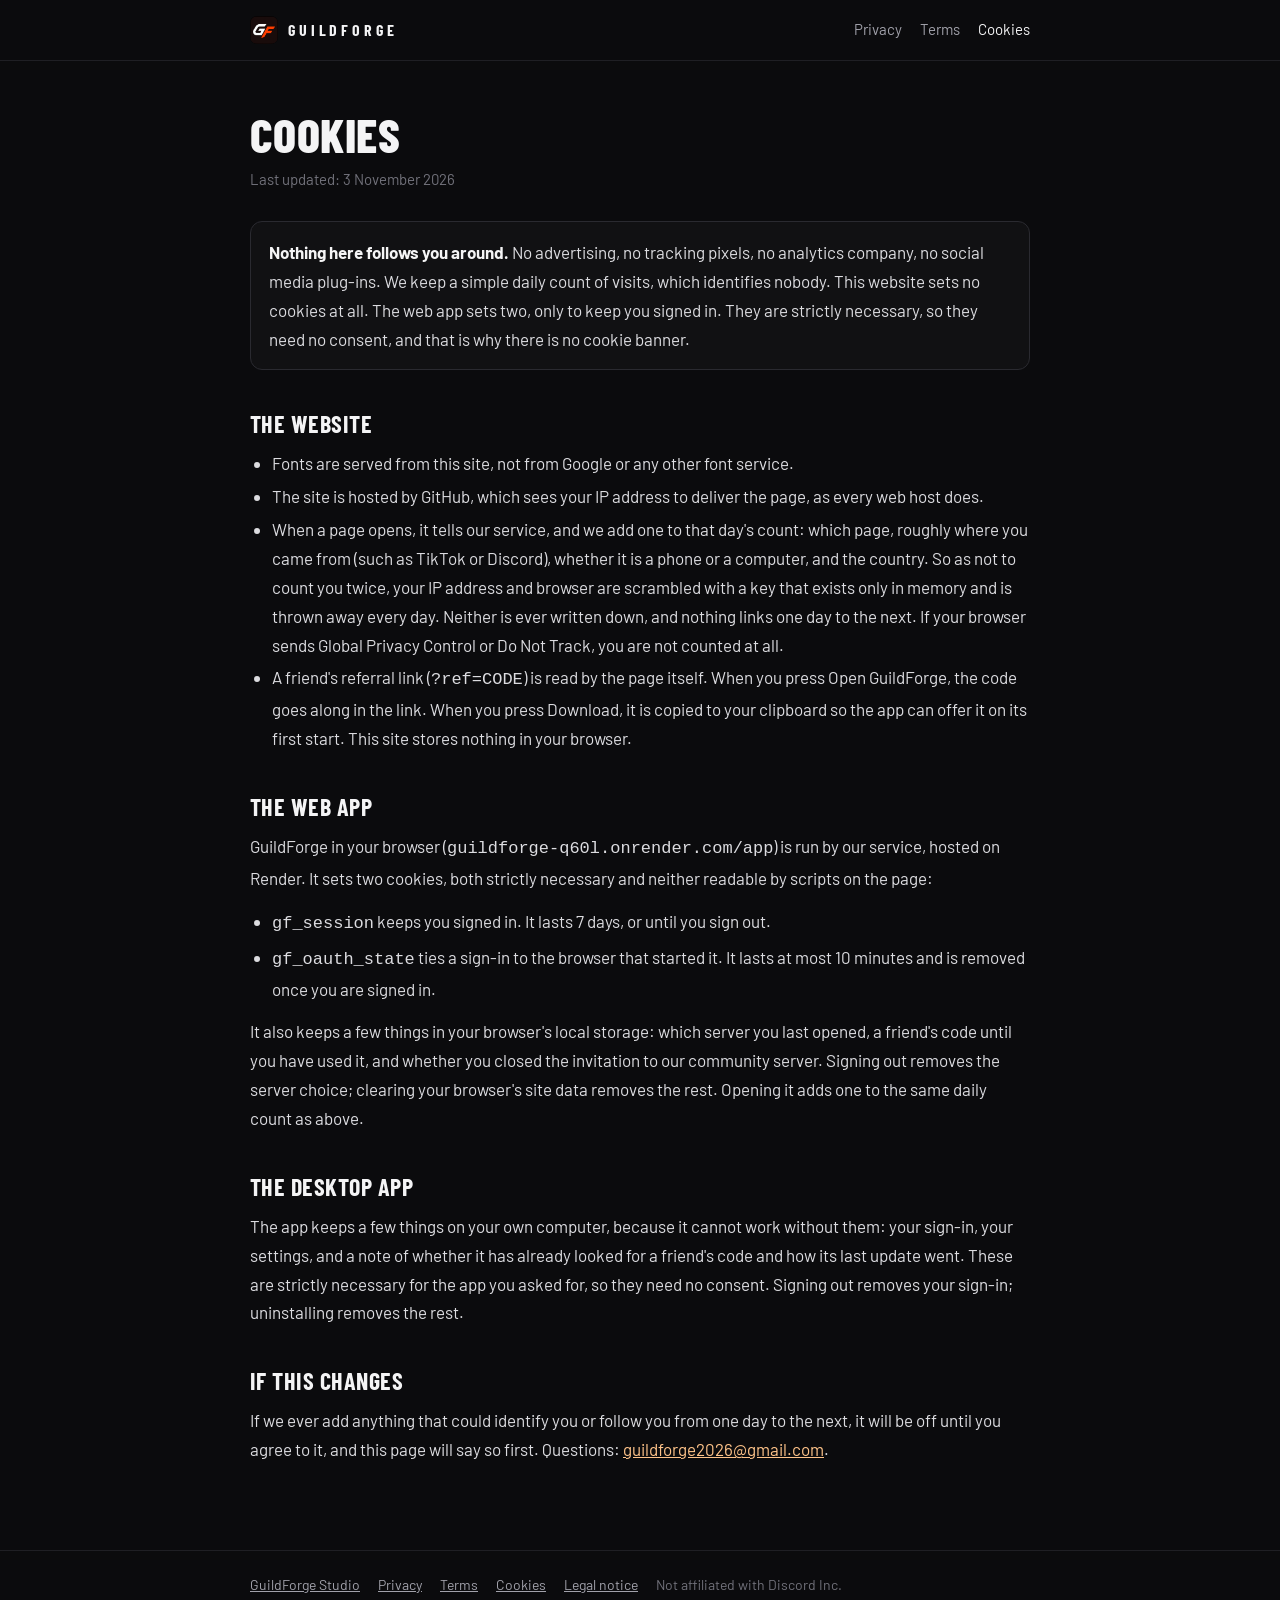
<file: cookies.html>
<!doctype html>
<html lang="en">
<head>
<meta charset="utf-8">
<meta name="viewport" content="width=device-width, initial-scale=1">
<meta name="theme-color" content="#0b0b0d">
<meta name="description" content="GuildForge Studio's website sets no cookies and runs no trackers. What the app keeps on your computer.">
<link rel="icon" type="image/png" href="logo-192.png">
<title>Cookies · GuildForge Studio</title>
<link rel="stylesheet" href="fonts.css">
<link rel="stylesheet" href="legal.css">
</head>
<body>
<header class="top">
  <div class="wrap">
    <a class="mark" href="./"><img src="logo-192.png" alt=""> GUILDFORGE</a>
    <nav aria-label="Legal">
      <a href="privacy.html">Privacy</a>
      <a href="terms.html">Terms</a>
      <a href="cookies.html" aria-current="page">Cookies</a>
    </nav>
  </div>
</header>

<main class="wrap">
  <h1>Cookies</h1>
  <p class="updated">Last updated: 3 November 2026</p>

  <div class="box">
    <p><strong>Nothing here follows you around.</strong> No advertising, no tracking pixels, no analytics company,
      no social media plug-ins. We keep a simple daily count of visits, which identifies nobody. This website sets
      no cookies at all. The web app sets two, only to keep you signed in. They
      are strictly necessary, so they need no consent, and that is why there is no cookie banner.</p>
  </div>

  <h2>The website</h2>
  <ul>
    <li>Fonts are served from this site, not from Google or any other font service.</li>
    <li>The site is hosted by GitHub, which sees your IP address to deliver the page, as every web host does.</li>
    <li>
      When a page opens, it tells our service, and we add one to that day's count: which page, roughly where you
      came from (such as TikTok or Discord), whether it is a phone or a computer, and the country. So as not to count
      you twice, your IP address and browser are scrambled with a key that exists only in memory and is thrown away
      every day. Neither is ever written down, and nothing links one day to the next. If your browser sends Global
      Privacy Control or Do Not Track, you are not counted at all.
    </li>
    <li>
      A friend's referral link (<code>?ref=CODE</code>) is read by the page itself. When you press Open GuildForge,
      the code goes along in the link. When you press Download, it is copied to your clipboard so the app can offer
      it on its first start. This site stores nothing in your browser.
    </li>
  </ul>

  <h2>The web app</h2>
  <p>
    GuildForge in your browser (<code>guildforge-q60l.onrender.com/app</code>) is run by our service, hosted on
    Render. It sets two cookies, both strictly necessary and neither readable by scripts on the page:
  </p>
  <ul>
    <li><code>gf_session</code> keeps you signed in. It lasts 7 days, or until you sign out.</li>
    <li><code>gf_oauth_state</code> ties a sign-in to the browser that started it. It lasts at most 10 minutes
      and is removed once you are signed in.</li>
  </ul>
  <p>
    It also keeps a few things in your browser's local storage: which server you last opened, a friend's code until
    you have used it, and whether you closed the invitation to our community server. Signing out removes the server
    choice; clearing your browser's site data removes the rest. Opening it adds one to the same daily count as above.
  </p>

  <h2>The desktop app</h2>
  <p>
    The app keeps a few things on your own computer, because it cannot work without them: your sign-in, your
    settings, and a note of whether it has already looked for a friend's code and how its last update went. These
    are strictly necessary for the app you asked for, so they need no consent. Signing out removes your sign-in;
    uninstalling removes the rest.
  </p>

  <h2>If this changes</h2>
  <p>
    If we ever add anything that could identify you or follow you from one day to the next, it will be off until you
    agree to it, and this page will say so first. Questions: <a href="mailto:guildforge2026@gmail.com">guildforge2026@gmail.com</a>.
  </p>
</main>

<footer>
  <div class="wrap">
    <a href="./">GuildForge Studio</a>
    <a href="privacy.html">Privacy</a>
    <a href="terms.html">Terms</a>
    <a href="cookies.html">Cookies</a>
    <a href="legal.html">Legal notice</a>
    <span>Not affiliated with Discord Inc.</span>
  </div>
</footer>
</body>
</html>
</file>
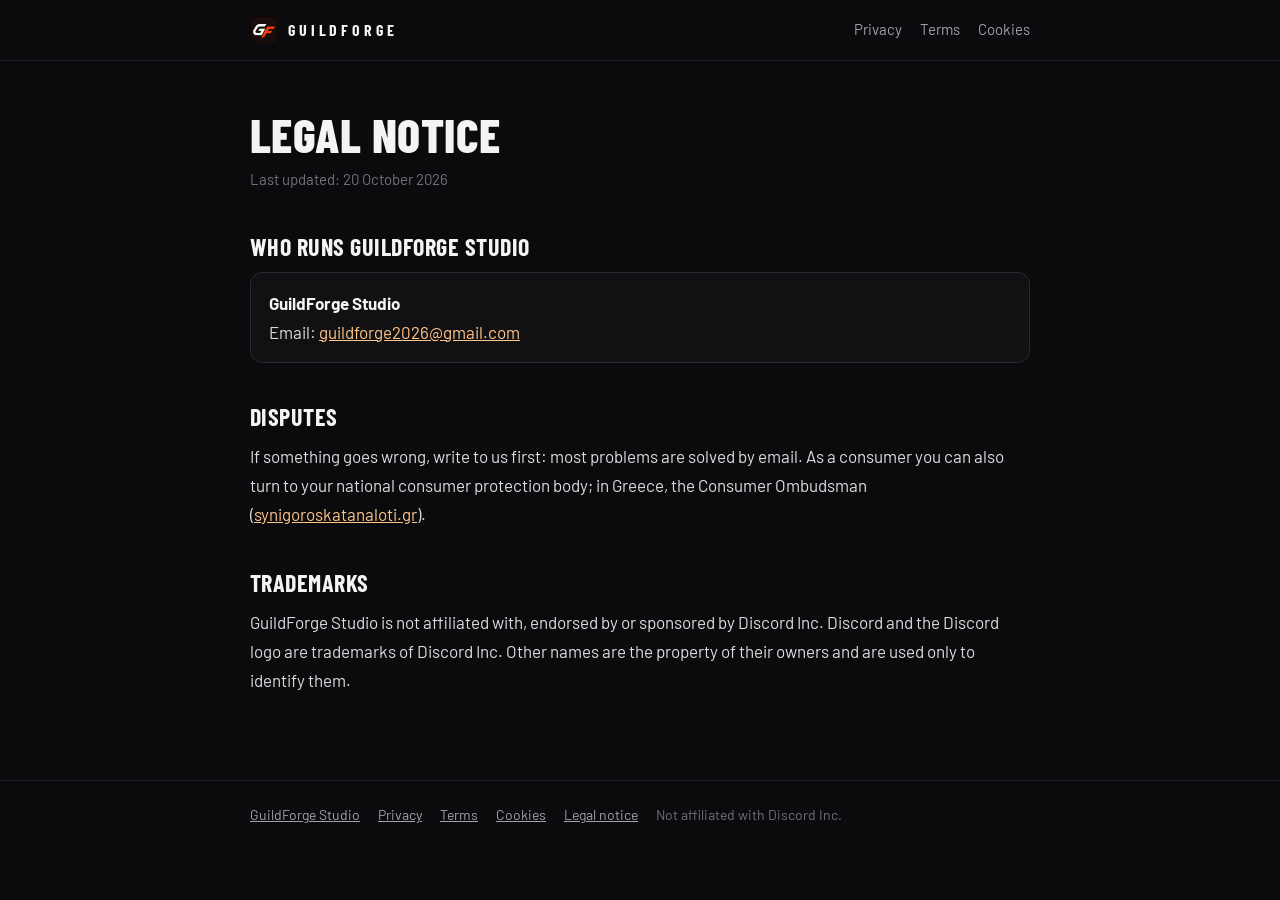
<file: legal.html>
<!doctype html>
<html lang="en">
<head>
<meta charset="utf-8">
<meta name="viewport" content="width=device-width, initial-scale=1">
<meta name="theme-color" content="#0b0b0d">
<meta name="description" content="Who runs GuildForge Studio and how to reach them.">
<link rel="icon" type="image/png" href="logo-192.png">
<title>Legal Notice · GuildForge Studio</title>
<link rel="stylesheet" href="fonts.css">
<link rel="stylesheet" href="legal.css">
</head>
<body>
<header class="top">
  <div class="wrap">
    <a class="mark" href="./"><img src="logo-192.png" alt=""> GUILDFORGE</a>
    <nav aria-label="Legal">
      <a href="privacy.html">Privacy</a>
      <a href="terms.html">Terms</a>
      <a href="cookies.html">Cookies</a>
    </nav>
  </div>
</header>

<main class="wrap">
  <h1>Legal Notice</h1>
  <p class="updated">Last updated: 20 October 2026</p>

  <h2>Who runs GuildForge Studio</h2>
  <div class="box">
    <p>
      <strong>GuildForge Studio</strong><br>
      Email: <a href="mailto:guildforge2026@gmail.com">guildforge2026@gmail.com</a>
    </p>
  </div>

  <h2>Disputes</h2>
  <p>
    If something goes wrong, write to us first: most problems are solved by email. As a consumer you can also
    turn to your national consumer protection body; in Greece, the Consumer Ombudsman
    (<a href="https://www.synigoroskatanaloti.gr" rel="noopener">synigoroskatanaloti.gr</a>).
  </p>

  <h2>Trademarks</h2>
  <p>
    GuildForge Studio is not affiliated with, endorsed by or sponsored by Discord Inc. Discord and the Discord logo
    are trademarks of Discord Inc. Other names are the property of their owners and are used only to identify them.
  </p>
</main>

<footer>
  <div class="wrap">
    <a href="./">GuildForge Studio</a>
    <a href="privacy.html">Privacy</a>
    <a href="terms.html">Terms</a>
    <a href="cookies.html">Cookies</a>
    <a href="legal.html">Legal notice</a>
    <span>Not affiliated with Discord Inc.</span>
  </div>
</footer>
</body>
</html>
</file>
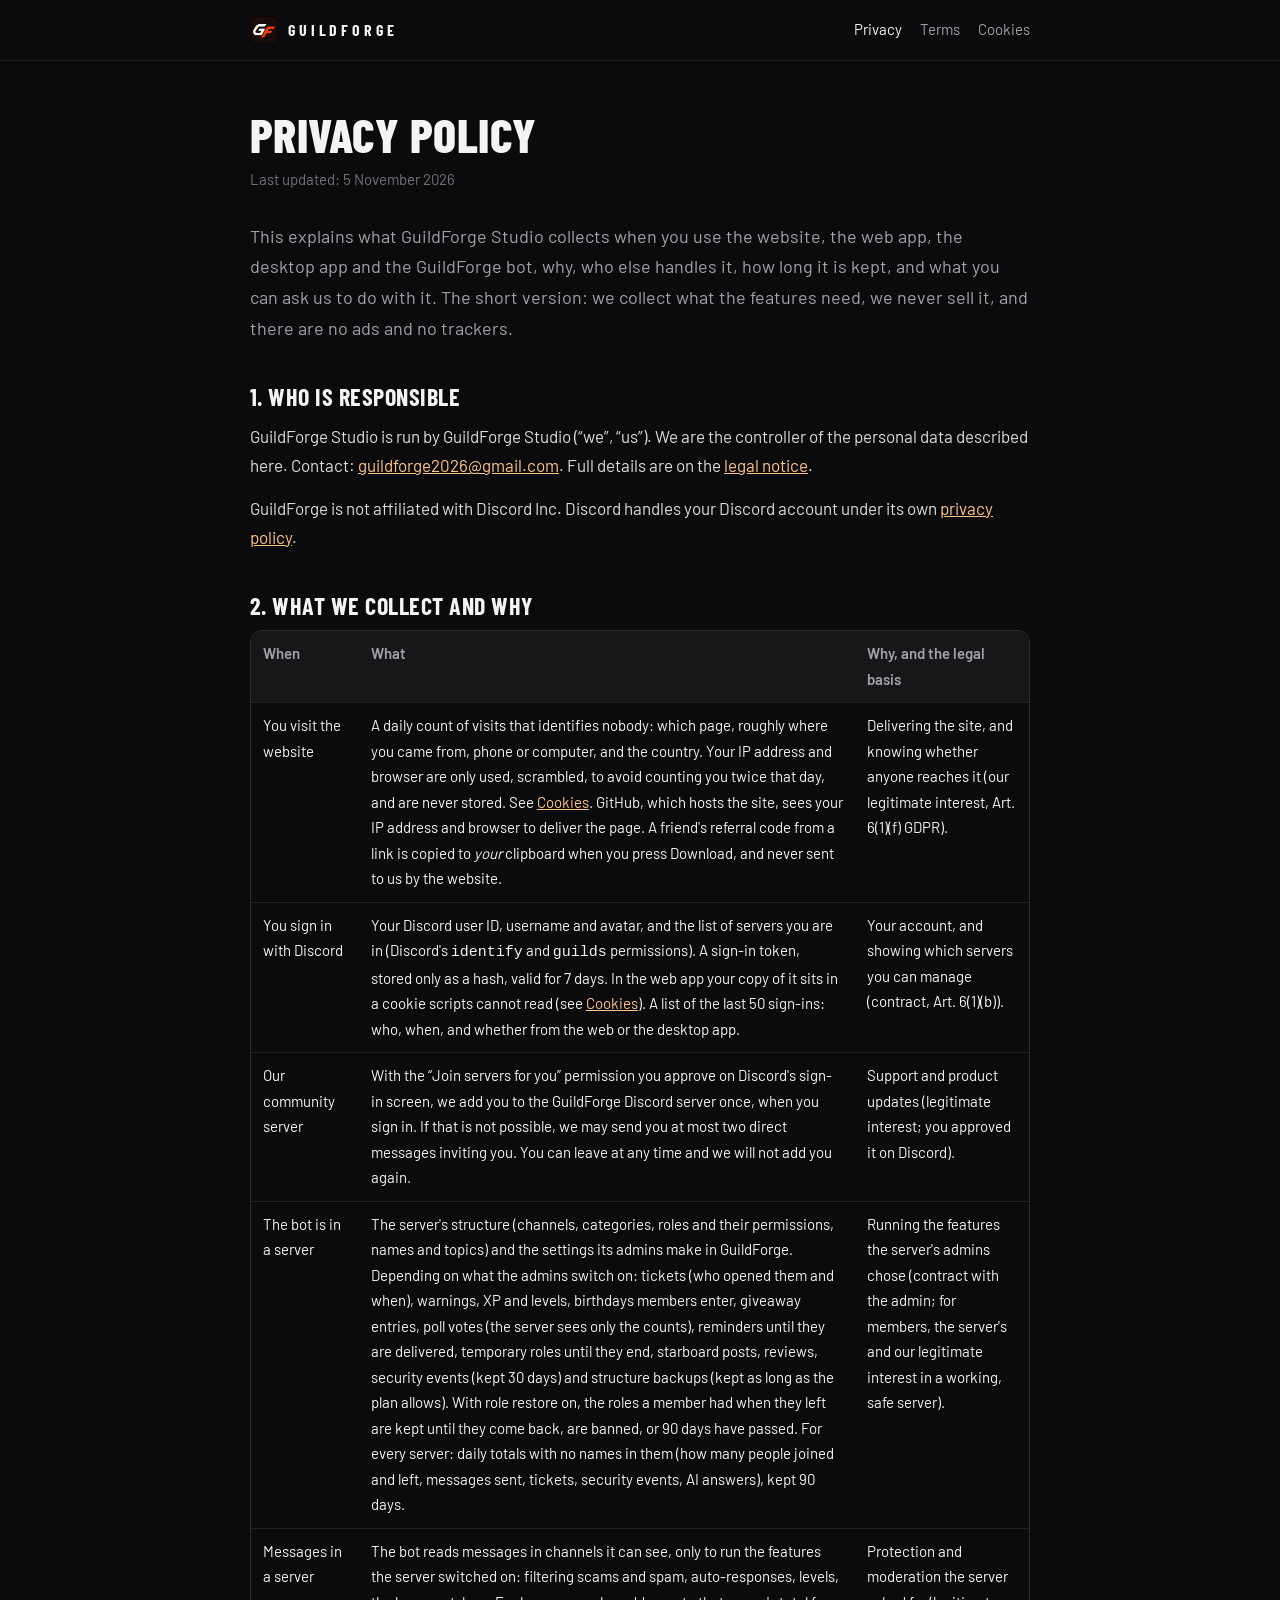
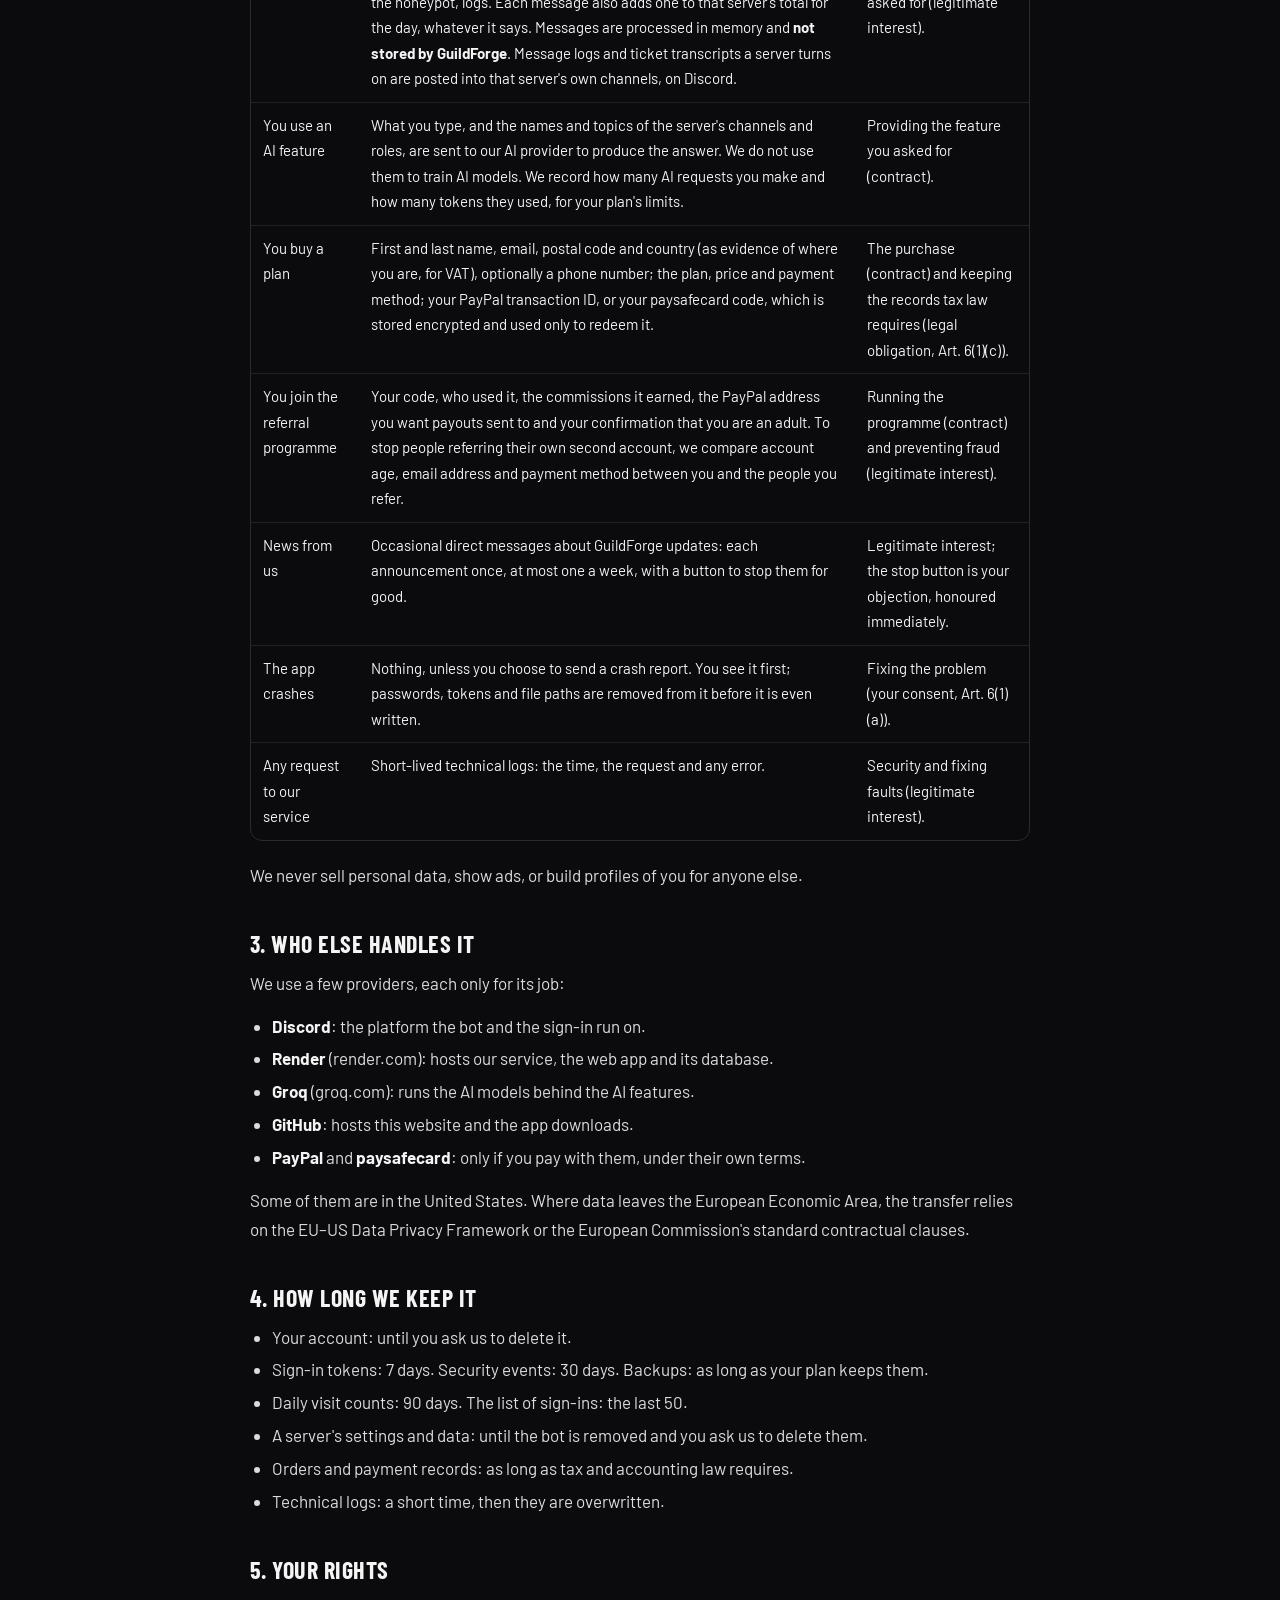
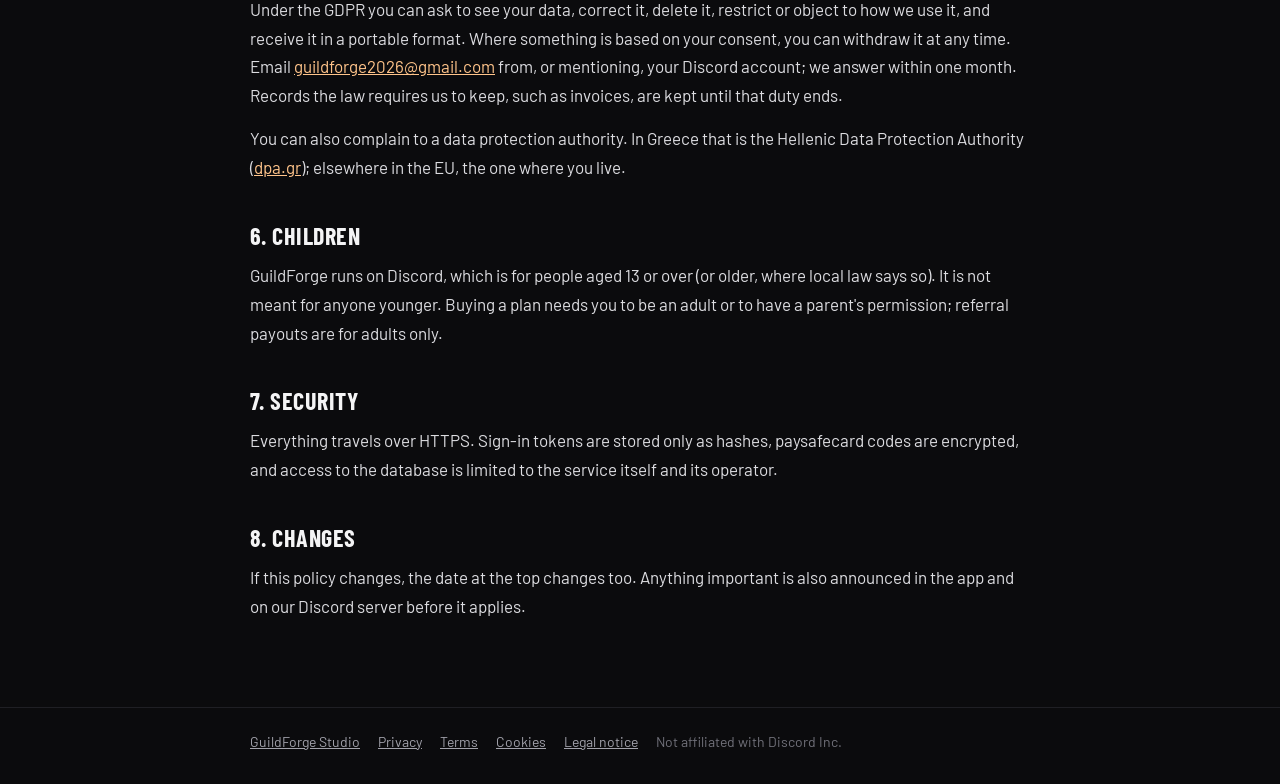
<file: privacy.html>
<!doctype html>
<html lang="en">
<head>
<meta charset="utf-8">
<meta name="viewport" content="width=device-width, initial-scale=1">
<meta name="theme-color" content="#0b0b0d">
<meta name="description" content="What GuildForge Studio collects, why, who it is shared with, how long it is kept, and your rights under the GDPR.">
<link rel="icon" type="image/png" href="logo-192.png">
<title>Privacy Policy · GuildForge Studio</title>
<link rel="stylesheet" href="fonts.css">
<link rel="stylesheet" href="legal.css">
</head>
<body>
<header class="top">
  <div class="wrap">
    <a class="mark" href="./"><img src="logo-192.png" alt=""> GUILDFORGE</a>
    <nav aria-label="Legal">
      <a href="privacy.html" aria-current="page">Privacy</a>
      <a href="terms.html">Terms</a>
      <a href="cookies.html">Cookies</a>
    </nav>
  </div>
</header>

<main class="wrap">
  <h1>Privacy Policy</h1>
  <p class="updated">Last updated: 5 November 2026</p>
  <p class="lead">
    This explains what GuildForge Studio collects when you use the website, the web app, the desktop app and the
    GuildForge bot, why, who else handles it, how long it is kept, and what you can ask us to do with it. The short version:
    we collect what the features need, we never sell it, and there are no ads and no trackers.
  </p>

  <h2>1. Who is responsible</h2>
  <p>
    GuildForge Studio is run by GuildForge Studio (“we”, “us”). We are the controller of the
    personal data described here. Contact:
    <a href="mailto:guildforge2026@gmail.com">guildforge2026@gmail.com</a>. Full details are on the
    <a href="legal.html">legal notice</a>.
  </p>
  <p>
    GuildForge is not affiliated with Discord Inc. Discord handles your Discord account under its own
    <a href="https://discord.com/privacy" rel="noopener">privacy policy</a>.
  </p>

  <h2>2. What we collect and why</h2>
  <div class="table-wrap">
    <table>
      <thead>
        <tr><th>When</th><th>What</th><th>Why, and the legal basis</th></tr>
      </thead>
      <tbody>
        <tr>
          <td>You visit the website</td>
          <td>A daily count of visits that identifies nobody: which page, roughly where you came from, phone or
            computer, and the country. Your IP address and browser are only used, scrambled, to avoid counting you
            twice that day, and are never stored. See <a href="cookies.html">Cookies</a>. GitHub, which hosts the site,
            sees your IP address and browser to deliver the page. A friend's referral code from a link is copied to
            <em>your</em> clipboard when you press Download, and never sent to us by the website.</td>
          <td>Delivering the site, and knowing whether anyone reaches it (our legitimate interest, Art. 6(1)(f) GDPR).</td>
        </tr>
        <tr>
          <td>You sign in with Discord</td>
          <td>Your Discord user ID, username and avatar, and the list of servers you are in (Discord's
            <code>identify</code> and <code>guilds</code> permissions). A sign-in token, stored only as a hash,
            valid for 7 days. In the web app your copy of it sits in a cookie scripts cannot read
            (see <a href="cookies.html">Cookies</a>). A list of the last 50 sign-ins: who, when, and whether from the
            web or the desktop app.</td>
          <td>Your account, and showing which servers you can manage (contract, Art. 6(1)(b)).</td>
        </tr>
        <tr>
          <td>Our community server</td>
          <td>With the “Join servers for you” permission you approve on Discord's sign-in screen, we add you to the
            GuildForge Discord server once, when you sign in. If that is not possible, we may send you at most two
            direct messages inviting you. You can leave at any time and we will not add you again.</td>
          <td>Support and product updates (legitimate interest; you approved it on Discord).</td>
        </tr>
        <tr>
          <td>The bot is in a server</td>
          <td>The server's structure (channels, categories, roles and their permissions, names and topics) and the
            settings its admins make in GuildForge. Depending on what the admins switch on: tickets (who opened
            them and when), warnings, XP and levels, birthdays members enter, giveaway entries, poll votes (the
            server sees only the counts), reminders until they are delivered, temporary roles until they end,
            starboard posts, reviews, security events (kept 30 days) and structure backups (kept as long as the
            plan allows). With role restore on, the roles a member had when they left are kept until they come
            back, are banned, or 90 days have passed. For every server: daily totals with no names in them (how
            many people joined and left, messages sent, tickets, security events, AI answers), kept 90 days.</td>
          <td>Running the features the server's admins chose (contract with the admin; for members, the server's
            and our legitimate interest in a working, safe server).</td>
        </tr>
        <tr>
          <td>Messages in a server</td>
          <td>The bot reads messages in channels it can see, only to run the features the server switched on:
            filtering scams and spam, auto-responses, levels, the honeypot, logs. Each message also adds one to
            that server's total for the day, whatever it says. Messages are processed in memory
            and <strong>not stored by GuildForge</strong>. Message logs and ticket transcripts a server turns on
            are posted into that server's own channels, on Discord.</td>
          <td>Protection and moderation the server asked for (legitimate interest).</td>
        </tr>
        <tr>
          <td>You use an AI feature</td>
          <td>What you type, and the names and topics of the server's channels and roles, are sent to our AI
            provider to produce the answer. We do not use them to train AI models. We record how many AI requests
            you make and how many tokens they used, for your plan's limits.</td>
          <td>Providing the feature you asked for (contract).</td>
        </tr>
        <tr>
          <td>You buy a plan</td>
          <td>First and last name, email, postal code and country (as evidence of where you are, for VAT),
            optionally a phone number; the plan, price and payment method; your PayPal transaction ID, or your
            paysafecard code, which is stored encrypted and used only to redeem it.</td>
          <td>The purchase (contract) and keeping the records tax law requires (legal obligation, Art. 6(1)(c)).</td>
        </tr>
        <tr>
          <td>You join the referral programme</td>
          <td>Your code, who used it, the commissions it earned, the PayPal address you want payouts sent to and
            your confirmation that you are an adult. To stop people referring their own second account, we compare
            account age, email address and payment method between you and the people you refer.</td>
          <td>Running the programme (contract) and preventing fraud (legitimate interest).</td>
        </tr>
        <tr>
          <td>News from us</td>
          <td>Occasional direct messages about GuildForge updates: each announcement once, at most one a week,
            with a button to stop them for good.</td>
          <td>Legitimate interest; the stop button is your objection, honoured immediately.</td>
        </tr>
        <tr>
          <td>The app crashes</td>
          <td>Nothing, unless you choose to send a crash report. You see it first; passwords, tokens and file
            paths are removed from it before it is even written.</td>
          <td>Fixing the problem (your consent, Art. 6(1)(a)).</td>
        </tr>
        <tr>
          <td>Any request to our service</td>
          <td>Short-lived technical logs: the time, the request and any error.</td>
          <td>Security and fixing faults (legitimate interest).</td>
        </tr>
      </tbody>
    </table>
  </div>
  <p>We never sell personal data, show ads, or build profiles of you for anyone else.</p>

  <h2>3. Who else handles it</h2>
  <p>We use a few providers, each only for its job:</p>
  <ul>
    <li><strong>Discord</strong>: the platform the bot and the sign-in run on.</li>
    <li><strong>Render</strong> (render.com): hosts our service, the web app and its database.</li>
    <li><strong>Groq</strong> (groq.com): runs the AI models behind the AI features.</li>
    <li><strong>GitHub</strong>: hosts this website and the app downloads.</li>
    <li><strong>PayPal</strong> and <strong>paysafecard</strong>: only if you pay with them, under their own terms.</li>
  </ul>
  <p>
    Some of them are in the United States. Where data leaves the European Economic Area, the transfer relies on
    the EU–US Data Privacy Framework or the European Commission's standard contractual clauses.
  </p>

  <h2>4. How long we keep it</h2>
  <ul>
    <li>Your account: until you ask us to delete it.</li>
    <li>Sign-in tokens: 7 days. Security events: 30 days. Backups: as long as your plan keeps them.</li>
    <li>Daily visit counts: 90 days. The list of sign-ins: the last 50.</li>
    <li>A server's settings and data: until the bot is removed and you ask us to delete them.</li>
    <li>Orders and payment records: as long as tax and accounting law requires.</li>
    <li>Technical logs: a short time, then they are overwritten.</li>
  </ul>

  <h2>5. Your rights</h2>
  <p>
    Under the GDPR you can ask to see your data, correct it, delete it, restrict or object to how we use it, and
    receive it in a portable format. Where something is based on your consent, you can withdraw it at any time.
    Email <a href="mailto:guildforge2026@gmail.com">guildforge2026@gmail.com</a> from, or mentioning, your Discord
    account; we answer within one month. Records the law requires us to keep, such as invoices, are kept until
    that duty ends.
  </p>
  <p>
    You can also complain to a data protection authority. In Greece that is the Hellenic Data Protection
    Authority (<a href="https://www.dpa.gr" rel="noopener">dpa.gr</a>); elsewhere in the EU, the one where you live.
  </p>

  <h2>6. Children</h2>
  <p>
    GuildForge runs on Discord, which is for people aged 13 or over (or older, where local law says so). It is not
    meant for anyone younger. Buying a plan needs you to be an adult or to have a parent's permission; referral
    payouts are for adults only.
  </p>

  <h2>7. Security</h2>
  <p>
    Everything travels over HTTPS. Sign-in tokens are stored only as hashes, paysafecard codes are encrypted, and
    access to the database is limited to the service itself and its operator.
  </p>

  <h2>8. Changes</h2>
  <p>
    If this policy changes, the date at the top changes too. Anything important is also announced in the app and
    on our Discord server before it applies.
  </p>
</main>

<footer>
  <div class="wrap">
    <a href="./">GuildForge Studio</a>
    <a href="privacy.html">Privacy</a>
    <a href="terms.html">Terms</a>
    <a href="cookies.html">Cookies</a>
    <a href="legal.html">Legal notice</a>
    <span>Not affiliated with Discord Inc.</span>
  </div>
</footer>
</body>
</html>
</file>
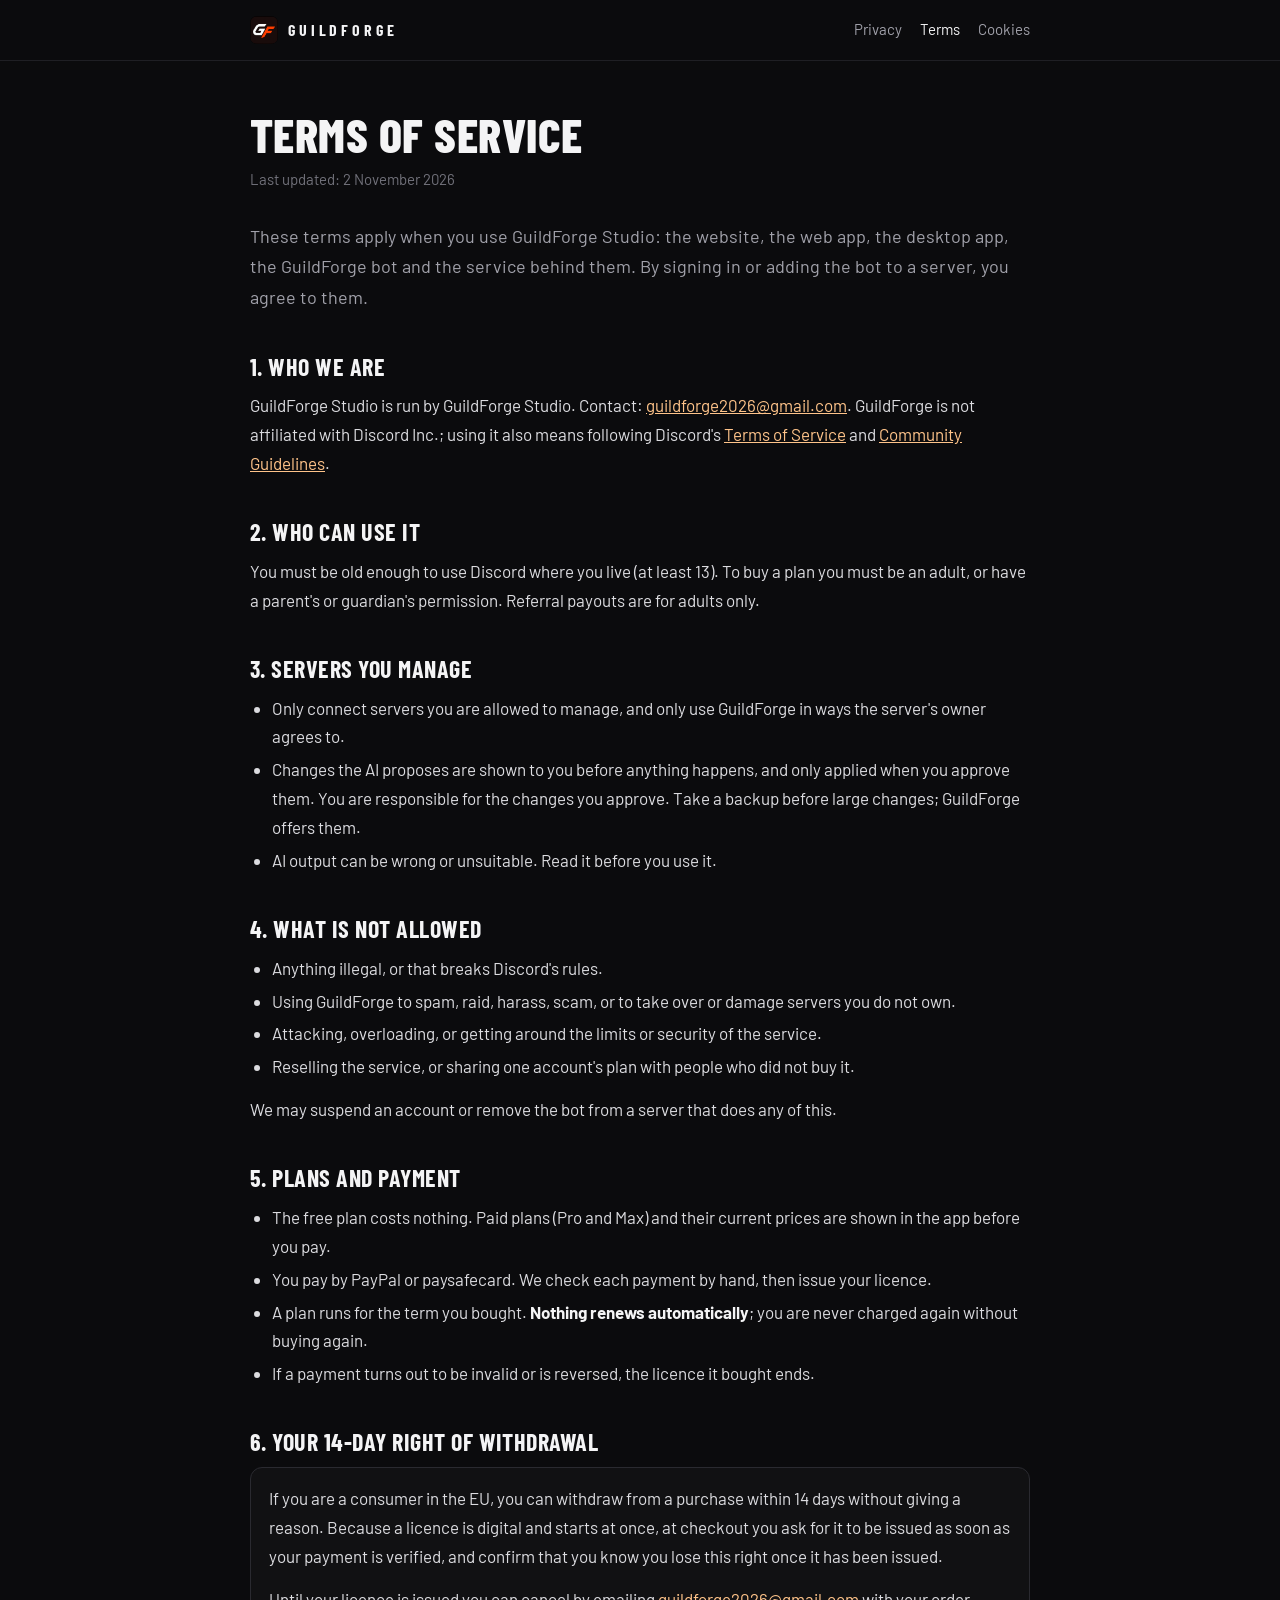
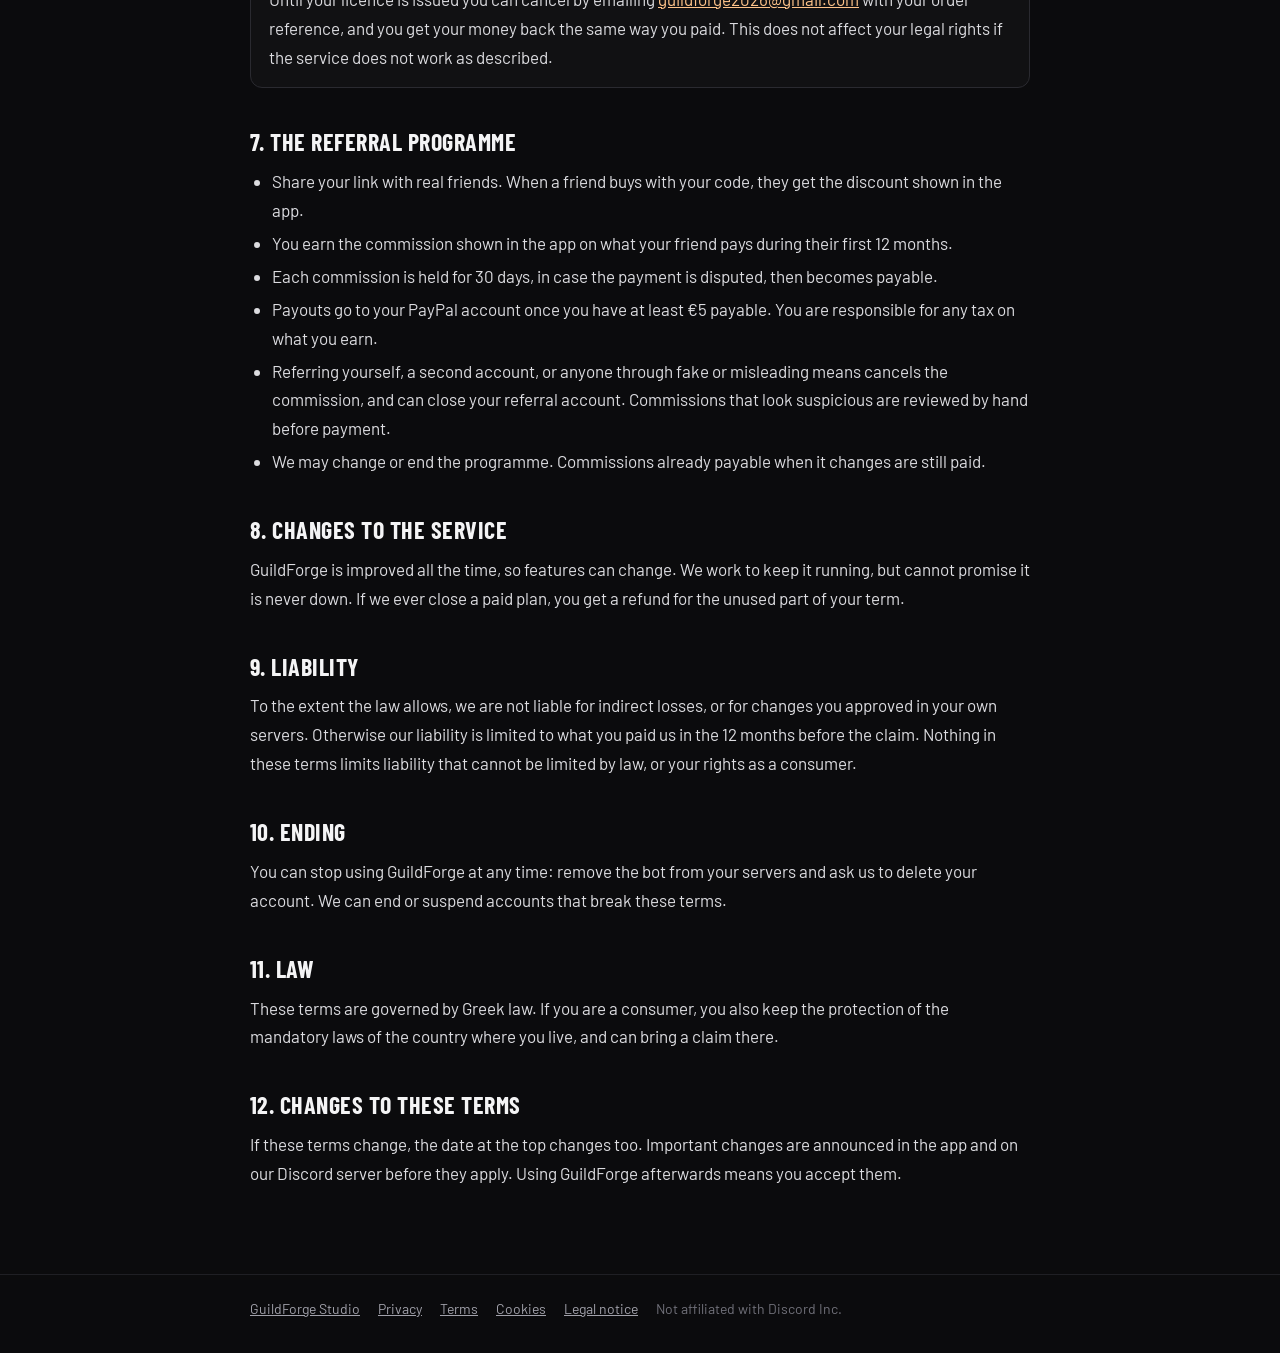
<file: terms.html>
<!doctype html>
<html lang="en">
<head>
<meta charset="utf-8">
<meta name="viewport" content="width=device-width, initial-scale=1">
<meta name="theme-color" content="#0b0b0d">
<meta name="description" content="The terms for using GuildForge Studio: the app, the bot, plans and payments, the 14-day right of withdrawal and the referral programme.">
<link rel="icon" type="image/png" href="logo-192.png">
<title>Terms of Service · GuildForge Studio</title>
<link rel="stylesheet" href="fonts.css">
<link rel="stylesheet" href="legal.css">
</head>
<body>
<header class="top">
  <div class="wrap">
    <a class="mark" href="./"><img src="logo-192.png" alt=""> GUILDFORGE</a>
    <nav aria-label="Legal">
      <a href="privacy.html">Privacy</a>
      <a href="terms.html" aria-current="page">Terms</a>
      <a href="cookies.html">Cookies</a>
    </nav>
  </div>
</header>

<main class="wrap">
  <h1>Terms of Service</h1>
  <p class="updated">Last updated: 2 November 2026</p>
  <p class="lead">
    These terms apply when you use GuildForge Studio: the website, the web app, the desktop app, the GuildForge bot
    and the service behind them. By signing in or adding the bot to a server, you agree to them.
  </p>

  <h2>1. Who we are</h2>
  <p>
    GuildForge Studio is run by GuildForge Studio. Contact:
    <a href="mailto:guildforge2026@gmail.com">guildforge2026@gmail.com</a>. GuildForge is not affiliated with
    Discord Inc.; using it also means following Discord's
    <a href="https://discord.com/terms" rel="noopener">Terms of Service</a> and
    <a href="https://discord.com/guidelines" rel="noopener">Community Guidelines</a>.
  </p>

  <h2>2. Who can use it</h2>
  <p>
    You must be old enough to use Discord where you live (at least 13). To buy a plan you must be an adult, or
    have a parent's or guardian's permission. Referral payouts are for adults only.
  </p>

  <h2>3. Servers you manage</h2>
  <ul>
    <li>Only connect servers you are allowed to manage, and only use GuildForge in ways the server's owner agrees to.</li>
    <li>
      Changes the AI proposes are shown to you before anything happens, and only applied when you approve them.
      You are responsible for the changes you approve. Take a backup before large changes; GuildForge offers them.
    </li>
    <li>AI output can be wrong or unsuitable. Read it before you use it.</li>
  </ul>

  <h2>4. What is not allowed</h2>
  <ul>
    <li>Anything illegal, or that breaks Discord's rules.</li>
    <li>Using GuildForge to spam, raid, harass, scam, or to take over or damage servers you do not own.</li>
    <li>Attacking, overloading, or getting around the limits or security of the service.</li>
    <li>Reselling the service, or sharing one account's plan with people who did not buy it.</li>
  </ul>
  <p>We may suspend an account or remove the bot from a server that does any of this.</p>

  <h2>5. Plans and payment</h2>
  <ul>
    <li>The free plan costs nothing. Paid plans (Pro and Max) and their current prices are shown in the app before you pay.</li>
    <li>You pay by PayPal or paysafecard. We check each payment by hand, then issue your licence.</li>
    <li>A plan runs for the term you bought. <strong>Nothing renews automatically</strong>; you are never charged again without buying again.</li>
    <li>If a payment turns out to be invalid or is reversed, the licence it bought ends.</li>
  </ul>

  <h2>6. Your 14-day right of withdrawal</h2>
  <div class="box">
    <p>
      If you are a consumer in the EU, you can withdraw from a purchase within 14 days without giving a reason.
      Because a licence is digital and starts at once, at checkout you ask for it to be issued as soon as your
      payment is verified, and confirm that you know you lose this right once it has been issued.
    </p>
    <p>
      Until your licence is issued you can cancel by emailing
      <a href="mailto:guildforge2026@gmail.com">guildforge2026@gmail.com</a> with your order reference, and you get
      your money back the same way you paid. This does not affect your legal rights if the service does not work
      as described.
    </p>
  </div>

  <h2>7. The referral programme</h2>
  <ul>
    <li>Share your link with real friends. When a friend buys with your code, they get the discount shown in the app.</li>
    <li>You earn the commission shown in the app on what your friend pays during their first 12 months.</li>
    <li>Each commission is held for 30 days, in case the payment is disputed, then becomes payable.</li>
    <li>Payouts go to your PayPal account once you have at least €5 payable. You are responsible for any tax on what you earn.</li>
    <li>
      Referring yourself, a second account, or anyone through fake or misleading means cancels the commission,
      and can close your referral account. Commissions that look suspicious are reviewed by hand before payment.
    </li>
    <li>We may change or end the programme. Commissions already payable when it changes are still paid.</li>
  </ul>

  <h2>8. Changes to the service</h2>
  <p>
    GuildForge is improved all the time, so features can change. We work to keep it running, but cannot promise
    it is never down. If we ever close a paid plan, you get a refund for the unused part of your term.
  </p>

  <h2>9. Liability</h2>
  <p>
    To the extent the law allows, we are not liable for indirect losses, or for changes you approved in your own
    servers. Otherwise our liability is limited to what you paid us in the 12 months before the claim. Nothing in
    these terms limits liability that cannot be limited by law, or your rights as a consumer.
  </p>

  <h2>10. Ending</h2>
  <p>
    You can stop using GuildForge at any time: remove the bot from your servers and ask us to delete your account.
    We can end or suspend accounts that break these terms.
  </p>

  <h2>11. Law</h2>
  <p>
    These terms are governed by Greek law. If you are a consumer, you also keep the protection of the mandatory
    laws of the country where you live, and can bring a claim there.
  </p>

  <h2>12. Changes to these terms</h2>
  <p>
    If these terms change, the date at the top changes too. Important changes are announced in the app and on our
    Discord server before they apply. Using GuildForge afterwards means you accept them.
  </p>
</main>

<footer>
  <div class="wrap">
    <a href="./">GuildForge Studio</a>
    <a href="privacy.html">Privacy</a>
    <a href="terms.html">Terms</a>
    <a href="cookies.html">Cookies</a>
    <a href="legal.html">Legal notice</a>
    <span>Not affiliated with Discord Inc.</span>
  </div>
</footer>
</body>
</html>
</file>
<file: fonts.css>
/*
 * The site's fonts, served from this site.
 *
 * They used to come from Google Fonts, which hands every visitor's IP address
 * to Google before the page has asked anyone anything; a German court fined a
 * site for exactly that in 2022. Barlow and Barlow Condensed are under the SIL
 * Open Font License, which allows this.
 */
@font-face { font-family: "Barlow"; font-style: normal; font-weight: 400; font-display: swap; src: url("fonts/barlow-latin-400-normal.woff2") format("woff2"); }
@font-face { font-family: "Barlow"; font-style: normal; font-weight: 500; font-display: swap; src: url("fonts/barlow-latin-500-normal.woff2") format("woff2"); }
@font-face { font-family: "Barlow"; font-style: normal; font-weight: 600; font-display: swap; src: url("fonts/barlow-latin-600-normal.woff2") format("woff2"); }
@font-face { font-family: "Barlow"; font-style: normal; font-weight: 700; font-display: swap; src: url("fonts/barlow-latin-700-normal.woff2") format("woff2"); }
@font-face { font-family: "Barlow Condensed"; font-style: normal; font-weight: 600; font-display: swap; src: url("fonts/barlow-condensed-latin-600-normal.woff2") format("woff2"); }
@font-face { font-family: "Barlow Condensed"; font-style: normal; font-weight: 700; font-display: swap; src: url("fonts/barlow-condensed-latin-700-normal.woff2") format("woff2"); }
@font-face { font-family: "Barlow Condensed"; font-style: normal; font-weight: 800; font-display: swap; src: url("fonts/barlow-condensed-latin-800-normal.woff2") format("woff2"); }
</file>
<file: legal.css>
/* The legal pages: the site's own look, set for reading rather than selling. */
:root {
  color-scheme: dark;
  --bg: #0b0b0d;
  --s1: #111113;
  --s2: #17171a;
  --line: #1f1f24;
  --line-2: #2a2a30;
  --text: #f4f4f5;
  --text-2: #a1a1aa;
  --text-3: #71717a;
  --ember: #ff6a1f;
  --ember-hot: #ffc48a;
  --display: "Barlow Condensed", "Arial Narrow", "Segoe UI", sans-serif;
  --body: "Barlow", "Segoe UI", system-ui, sans-serif;
}
* { box-sizing: border-box; }
html { background: var(--bg); }
body { margin: 0; background: var(--bg); color: var(--text); font: 17px/1.7 var(--body); }
a { color: var(--ember-hot); }
:focus-visible { outline: 2px solid var(--ember); outline-offset: 3px; border-radius: 4px; }

.top { border-bottom: 1px solid var(--line); background: rgba(11, 11, 13, 0.85); }
.top .wrap { display: flex; align-items: center; justify-content: space-between; height: 60px; }
.mark { display: flex; align-items: center; gap: 10px; color: var(--text); text-decoration: none;
  font: 700 16px/1 var(--display); letter-spacing: 0.24em; }
.mark img { width: 28px; height: 28px; border-radius: 7px; }
.top nav a { color: var(--text-2); text-decoration: none; font-size: 15px; margin-left: 18px; }
.top nav a:hover, .top nav a[aria-current="page"] { color: var(--text); }

.wrap { max-width: 820px; margin: 0 auto; padding-inline: 20px; }
main { padding: 48px 0 72px; }
h1 { font: 800 clamp(34px, 6vw, 48px)/1.05 var(--display); text-transform: uppercase; margin: 0 0 8px; letter-spacing: 0.01em; }
.updated { color: var(--text-3); font-size: 15px; margin: 0 0 28px; }
.lead { color: var(--text-2); font-size: 18px; margin: 0 0 32px; }
h2 { font: 700 24px/1.2 var(--display); text-transform: uppercase; margin: 40px 0 10px; letter-spacing: 0.02em; }
h3 { font: 600 18px/1.3 var(--body); margin: 24px 0 6px; }
p, li { color: #dcdce0; }
p { margin: 0 0 14px; }
ul { margin: 0 0 14px; padding-left: 22px; }
li { margin: 4px 0; }
strong { color: var(--text); }
.box { border: 1px solid var(--line-2); background: var(--s1); border-radius: 12px; padding: 16px 18px; margin: 0 0 20px; }
.box p:last-child { margin-bottom: 0; }

.table-wrap { overflow-x: auto; margin: 0 0 20px; border: 1px solid var(--line-2); border-radius: 12px; }
table { width: 100%; border-collapse: collapse; font-size: 15px; min-width: 560px; }
th, td { text-align: left; vertical-align: top; padding: 10px 12px; border-bottom: 1px solid var(--line); }
th { color: var(--text-2); font-weight: 600; background: var(--s2); }
tr:last-child td { border-bottom: 0; }

footer { border-top: 1px solid var(--line); color: var(--text-3); font-size: 14px; padding: 22px 0 32px; }
footer .wrap { display: flex; flex-wrap: wrap; gap: 8px 18px; }
footer a { color: var(--text-2); }

.top nav { display: flex; flex-wrap: wrap; }
@media (max-width: 560px) {
  body { font-size: 16px; }
  .top .wrap { height: auto; flex-wrap: wrap; gap: 6px 16px; padding-block: 12px; }
  .top nav a { margin: 0 14px 0 0; font-size: 14px; }
}
</file>
